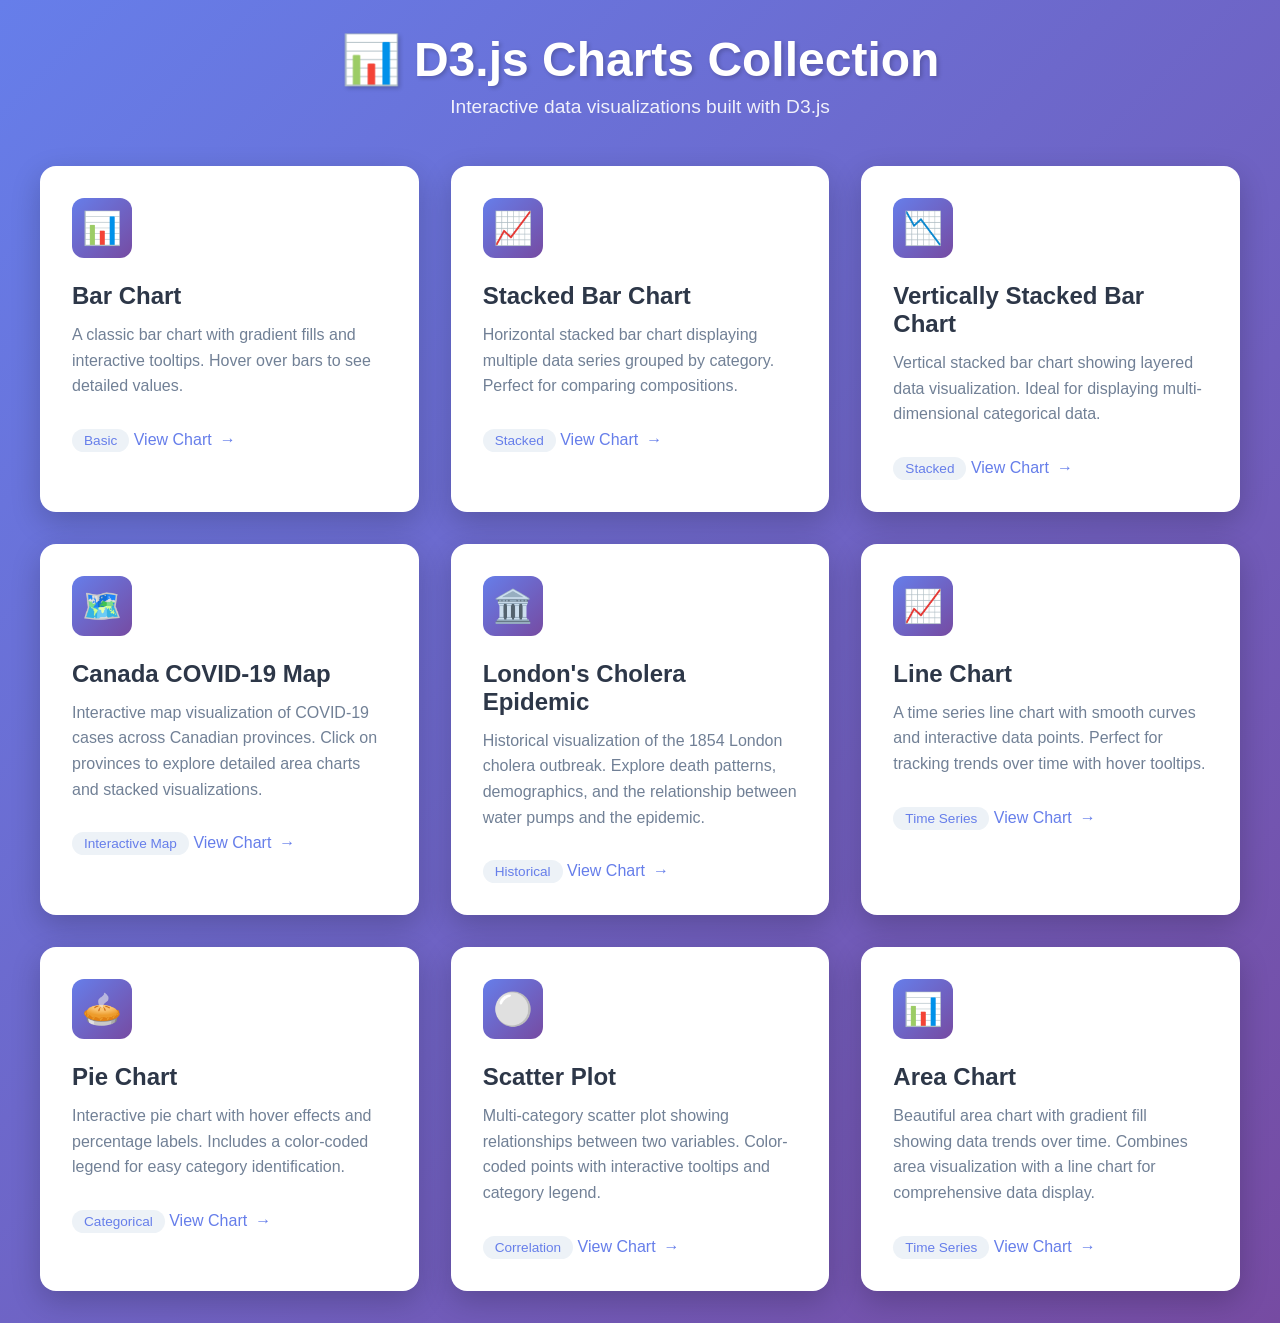
<file: index.html>
<!DOCTYPE html>
<html lang="en">
<head>
    <meta charset="UTF-8">
    <meta name="viewport" content="width=device-width, initial-scale=1.0">
    <title>D3.js Charts Collection</title>
    <style>
        * {
            margin: 0;
            padding: 0;
            box-sizing: border-box;
        }

        body {
            font-family: -apple-system, BlinkMacSystemFont, 'Segoe UI', Roboto, Oxygen, Ubuntu, Cantarell, sans-serif;
            background: linear-gradient(135deg, #667eea 0%, #764ba2 100%);
            min-height: 100vh;
            padding: 2rem;
            color: #333;
        }

        .container {
            max-width: 1200px;
            margin: 0 auto;
        }

        header {
            text-align: center;
            color: white;
            margin-bottom: 3rem;
            animation: fadeInDown 0.6s ease-out;
        }

        header h1 {
            font-size: 3rem;
            font-weight: 700;
            margin-bottom: 0.5rem;
            text-shadow: 2px 2px 4px rgba(0, 0, 0, 0.2);
        }

        header p {
            font-size: 1.2rem;
            opacity: 0.9;
            font-weight: 300;
        }

        .charts-grid {
            display: grid;
            grid-template-columns: repeat(auto-fit, minmax(320px, 1fr));
            gap: 2rem;
            animation: fadeInUp 0.8s ease-out;
        }

        .chart-card {
            background: white;
            border-radius: 16px;
            padding: 2rem;
            box-shadow: 0 10px 30px rgba(0, 0, 0, 0.2);
            transition: all 0.3s ease;
            cursor: pointer;
            text-decoration: none;
            color: inherit;
            display: block;
            position: relative;
            overflow: hidden;
        }

        .chart-card::before {
            content: '';
            position: absolute;
            top: 0;
            left: 0;
            right: 0;
            height: 4px;
            background: linear-gradient(90deg, #667eea, #764ba2);
            transform: scaleX(0);
            transform-origin: left;
            transition: transform 0.3s ease;
        }

        .chart-card:hover {
            transform: translateY(-8px);
            box-shadow: 0 15px 40px rgba(0, 0, 0, 0.3);
        }

        .chart-card:hover::before {
            transform: scaleX(1);
        }

        .chart-icon {
            width: 60px;
            height: 60px;
            background: linear-gradient(135deg, #667eea 0%, #764ba2 100%);
            border-radius: 12px;
            display: flex;
            align-items: center;
            justify-content: center;
            margin-bottom: 1.5rem;
            font-size: 2rem;
            color: white;
        }

        .chart-title {
            font-size: 1.5rem;
            font-weight: 600;
            margin-bottom: 0.75rem;
            color: #2d3748;
        }

        .chart-description {
            color: #718096;
            line-height: 1.6;
            margin-bottom: 1rem;
        }

        .chart-tag {
            display: inline-block;
            padding: 0.25rem 0.75rem;
            background: #edf2f7;
            border-radius: 20px;
            font-size: 0.85rem;
            color: #667eea;
            font-weight: 500;
            margin-top: 0.5rem;
        }

        .chart-link {
            margin-top: 1rem;
            display: inline-flex;
            align-items: center;
            color: #667eea;
            font-weight: 500;
            text-decoration: none;
            transition: transform 0.2s ease;
        }

        .chart-card:hover .chart-link {
            transform: translateX(5px);
        }

        .chart-link::after {
            content: '→';
            margin-left: 0.5rem;
            transition: transform 0.2s ease;
        }

        .chart-card:hover .chart-link::after {
            transform: translateX(3px);
        }

        @keyframes fadeInDown {
            from {
                opacity: 0;
                transform: translateY(-20px);
            }
            to {
                opacity: 1;
                transform: translateY(0);
            }
        }

        @keyframes fadeInUp {
            from {
                opacity: 0;
                transform: translateY(20px);
            }
            to {
                opacity: 1;
                transform: translateY(0);
            }
        }

        @media (max-width: 768px) {
            header h1 {
                font-size: 2rem;
            }

            header p {
                font-size: 1rem;
            }

            .charts-grid {
                grid-template-columns: 1fr;
            }

            body {
                padding: 1rem;
            }
        }
    </style>
</head>
<body>
    <div class="container">
        <header>
            <h1>📊 D3.js Charts Collection</h1>
            <p>Interactive data visualizations built with D3.js</p>
        </header>

        <div class="charts-grid">
            <a href="bar-chart.html" class="chart-card">
                <div class="chart-icon">📊</div>
                <h2 class="chart-title">Bar Chart</h2>
                <p class="chart-description">
                    A classic bar chart with gradient fills and interactive tooltips. 
                    Hover over bars to see detailed values.
                </p>
                <span class="chart-tag">Basic</span>
                <div class="chart-link">View Chart</div>
            </a>

            <a href="stacked-bar-chart.html" class="chart-card">
                <div class="chart-icon">📈</div>
                <h2 class="chart-title">Stacked Bar Chart</h2>
                <p class="chart-description">
                    Horizontal stacked bar chart displaying multiple data series 
                    grouped by category. Perfect for comparing compositions.
                </p>
                <span class="chart-tag">Stacked</span>
                <div class="chart-link">View Chart</div>
            </a>

            <a href="vertically-stacked-bar-chart.html" class="chart-card">
                <div class="chart-icon">📉</div>
                <h2 class="chart-title">Vertically Stacked Bar Chart</h2>
                <p class="chart-description">
                    Vertical stacked bar chart showing layered data visualization. 
                    Ideal for displaying multi-dimensional categorical data.
                </p>
                <span class="chart-tag">Stacked</span>
                <div class="chart-link">View Chart</div>
            </a>

            <a href="canada-map-charts/index.html" class="chart-card">
                <div class="chart-icon">🗺️</div>
                <h2 class="chart-title">Canada COVID-19 Map</h2>
                <p class="chart-description">
                    Interactive map visualization of COVID-19 cases across Canadian provinces. 
                    Click on provinces to explore detailed area charts and stacked visualizations.
                </p>
                <span class="chart-tag">Interactive Map</span>
                <div class="chart-link">View Chart</div>
            </a>

            <a href="cholera-map-charts/index.html" class="chart-card">
                <div class="chart-icon">🏛️</div>
                <h2 class="chart-title">London's Cholera Epidemic</h2>
                <p class="chart-description">
                    Historical visualization of the 1854 London cholera outbreak. 
                    Explore death patterns, demographics, and the relationship between 
                    water pumps and the epidemic.
                </p>
                <span class="chart-tag">Historical</span>
                <div class="chart-link">View Chart</div>
            </a>

            <a href="line-chart.html" class="chart-card">
                <div class="chart-icon">📈</div>
                <h2 class="chart-title">Line Chart</h2>
                <p class="chart-description">
                    A time series line chart with smooth curves and interactive data points. 
                    Perfect for tracking trends over time with hover tooltips.
                </p>
                <span class="chart-tag">Time Series</span>
                <div class="chart-link">View Chart</div>
            </a>

            <a href="pie-chart.html" class="chart-card">
                <div class="chart-icon">🥧</div>
                <h2 class="chart-title">Pie Chart</h2>
                <p class="chart-description">
                    Interactive pie chart with hover effects and percentage labels. 
                    Includes a color-coded legend for easy category identification.
                </p>
                <span class="chart-tag">Categorical</span>
                <div class="chart-link">View Chart</div>
            </a>

            <a href="scatter-plot.html" class="chart-card">
                <div class="chart-icon">⚪</div>
                <h2 class="chart-title">Scatter Plot</h2>
                <p class="chart-description">
                    Multi-category scatter plot showing relationships between two variables. 
                    Color-coded points with interactive tooltips and category legend.
                </p>
                <span class="chart-tag">Correlation</span>
                <div class="chart-link">View Chart</div>
            </a>

            <a href="area-chart.html" class="chart-card">
                <div class="chart-icon">📊</div>
                <h2 class="chart-title">Area Chart</h2>
                <p class="chart-description">
                    Beautiful area chart with gradient fill showing data trends over time. 
                    Combines area visualization with a line chart for comprehensive data display.
                </p>
                <span class="chart-tag">Time Series</span>
                <div class="chart-link">View Chart</div>
            </a>
        </div>
    </div>
</body>
</html>
</file>
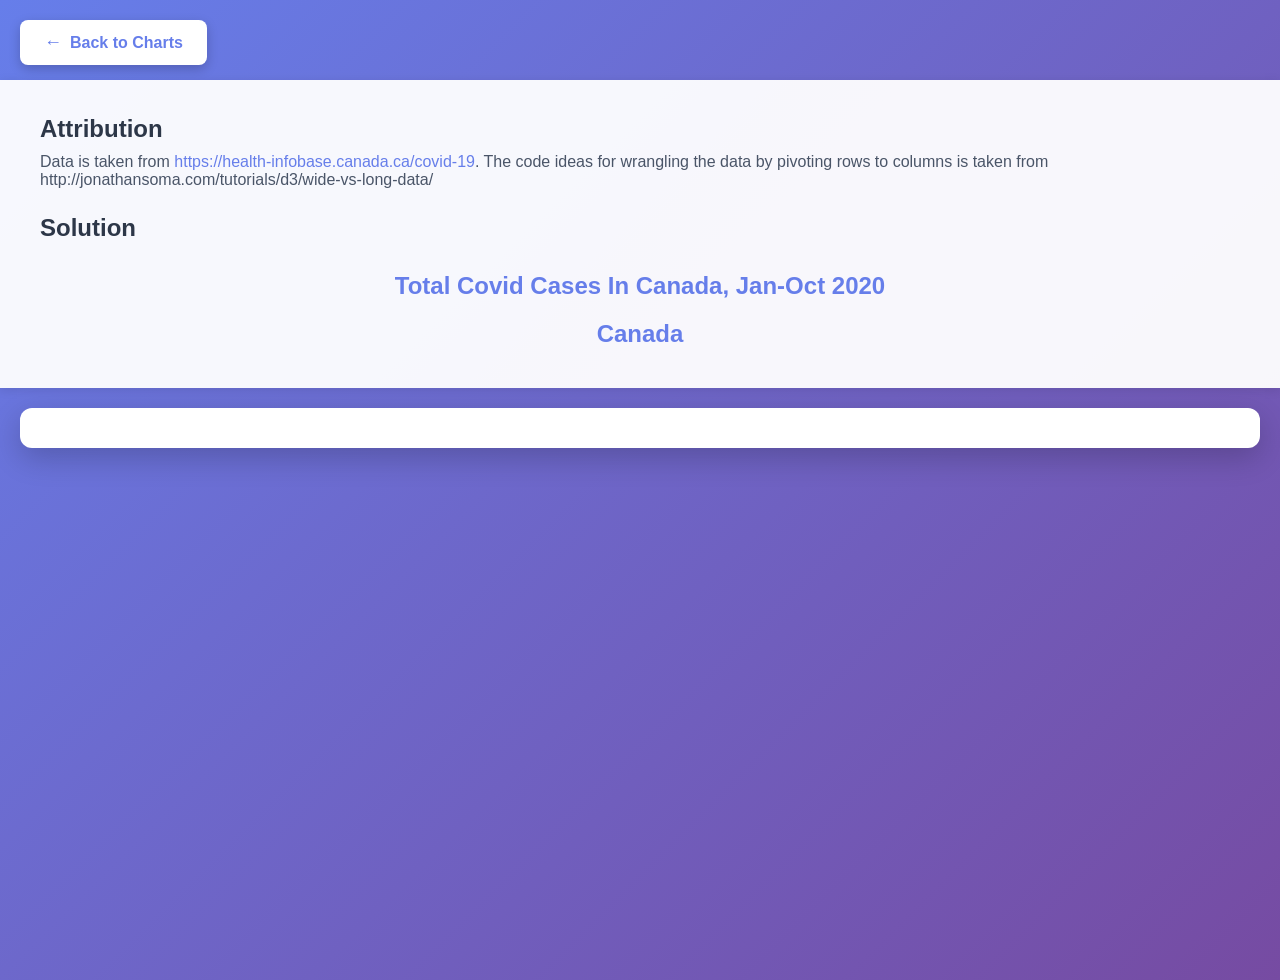
<file: canada-map-charts/index.html>
<!DOCTYPE html>

<head>
	<meta charset="utf-8">
	<title>Canada Covid 19 Stats</title>
	<script src="https://d3js.org/d3.v4.min.js"></script>
	<script src="https://d3js.org/d3-array.v2.min.js"></script>
	<script src="https://d3js.org/d3-geo.v2.min.js"></script>
	<script src="https://d3js.org/d3-selection.v2.min.js"></script>
	<script src="https://d3js.org/d3-drag.v2.min.js"></script>
	<script src="https://d3js.org/d3-zoom.v2.min.js"></script>
	<script src="https://d3js.org/d3-transition.v2.min.js"></script>
	<style>
		* {
			margin: 0;
			padding: 0;
			box-sizing: border-box;
		}

		body {
			font-family: -apple-system, BlinkMacSystemFont, 'Segoe UI', Roboto, Oxygen, Ubuntu, Cantarell, sans-serif;
			background: linear-gradient(135deg, #667eea 0%, #764ba2 100%);
			position: relative;
			min-height: 100vh;
			overflow-x: hidden;
		}

		.back-button {
			position: fixed;
			top: 20px;
			left: 20px;
			z-index: 1000;
			background: white;
			color: #667eea;
			padding: 12px 24px;
			border-radius: 8px;
			text-decoration: none;
			font-weight: 600;
			box-shadow: 0 4px 12px rgba(0, 0, 0, 0.2);
			transition: all 0.3s ease;
			display: inline-flex;
			align-items: center;
			gap: 8px;
		}

		.back-button:hover {
			transform: translateY(-2px);
			box-shadow: 0 6px 16px rgba(0, 0, 0, 0.3);
		}

		.back-button::before {
			content: '←';
			font-size: 18px;
		}

		.py-1 {
			padding-top: 10px;
			padding-bottom: 10px;
		}

		.pb-1 {
			padding-bottom: 10px;
		}

		.pt-1 {
			padding-top: 10px;
		}

		.container {
			width: 100%;
			height: 100%;
		}

		.no-fill {
			fill-opacity: 0;
		}

		.no-opacity {
			opacity: 0;
		}

		.heading {
			width: 100%;
			background: rgba(255, 255, 255, 0.95);
			padding: 20px;
			margin-top: 80px;
			box-shadow: 0 2px 10px rgba(0, 0, 0, 0.1);
		}

		.title-container {
			width: 100%;
			padding: 10px;
			text-align: center;
			color: #2d3748;
		}

		.title-container h2 {
			color: #667eea;
			font-weight: 700;
			margin: 10px 0;
		}

		.heading-container {
			margin: 0 20px;
			color: #4a5568;
		}

		.heading-container h2 {
			color: #2d3748;
			margin-top: 15px;
			margin-bottom: 10px;
		}

		.heading-container a {
			color: #667eea;
			text-decoration: none;
		}

		.heading-container a:hover {
			text-decoration: underline;
		}

		#svg-container {
			background: white;
			margin: 20px;
			border-radius: 12px;
			box-shadow: 0 10px 30px rgba(0, 0, 0, 0.2);
			padding: 20px;
			overflow: auto;
			max-width: 100%;
		}

		#svg-container svg {
			max-width: 100%;
			height: auto;
		}

		@media (max-width: 1200px) {
			#svg-container {
				padding: 10px;
				margin: 10px;
			}
		}

	</style>
</head>

<body>
	<a href="../index.html" class="back-button">Back to Charts</a>

	<!-- Headings and text for page -->
	<div class="heading">
		<div class="heading-container">
			<h2>Attribution</h2>
			<p class="pb-1">Data is taken from <a href="https://health-infobase.canada.ca/covid-19">https://health-infobase.canada.ca/covid-19</a>.
				The code ideas for wrangling the data by pivoting rows to columns is taken from http://jonathansoma.com/tutorials/d3/wide-vs-long-data/
			</p>
			<h2>Solution</h2>
		</div>
		<div class="title-container">
			<h2 class="pb-1">Total Covid Cases In Canada, Jan-Oct 2020</h2>
			<h2 id="selected-entity">Canada</h2>
		</div>


	</div>

	<!-- Svg Container -->
	<div id="svg-container"></div>


	<script>
		/** Main configuration variables. */
		const margin = { top: 20, right: 20, bottom: 30, left: 50 };
		// Make width responsive - use container width or max 1900px
		const containerWidth = Math.min(window.innerWidth - 80, 1900);
		const width  = containerWidth - margin.left - margin.right;
		const height = 750 - margin.top - margin.bottom;
		const colors = [ '#CAD2C5', '#9EB7E5', '#FF6F59', '#3A606E', '#A18276', '#E1CA96', '#8DB38B', '#BC8DA7', '#91CB3E', '#5D2A42', '#1C5D99', '#FFB20F', '#639FAB' ];
		const noStates = 13;
		const d = 450;


		/** Global functions. */
		
		/** When clicking state from map, highlight state and its chart. */
		const selectedStateFromMap = function(d, states) {
			const state = states.filter(e => e.name === d.currentTarget.attributes.prname.value)[0];
			_selectedStateFromMap(state);
			selectStateChartFromMap(state);
			event.stopPropagation();
		};

		/** When clicking state from map, highlight state and hide other states. */
		const _selectedStateFromMap = function(state) {
			d3.selectAll('.state').classed('no-fill', true);
			d3.select('.' + state.code).classed('no-fill', false);
			d3.select('#selected-entity').node().innerHTML = state.name;
		};

		/** When clicking outside, restore color to all states. */
		const resetStateColors = function() {
			d3.selectAll('.state').classed('no-fill', false);
			toggleStackedChart(true);
			toggleCharts(null, false);
			d3.select('#selected-entity').node().innerHTML = 'Canada';
		};

		/** Toggles stacked chart visibility via a boolean. */
		const toggleStackedChart = function(bool) {
			d3.selectAll('.m-x-axis').transition().duration(d).style('opacity', !bool ? 0 : 1);
			d3.selectAll('.m-y-axis').transition().duration(d).style('opacity', !bool ? 0 : 1);
			d3.selectAll('.m-chart-path').transition().duration(d).style('fill-opacity', !bool ? 0 : 1);
		};

		/** Toggles stacked chart visibility via a boolean. If 'code' provided, will only toggle one chart. */
		const toggleCharts = function(code, bool) {
			const codeClass = code ? '.' + code : '';
			d3.selectAll(codeClass + '.x-axis').transition().duration(d).style('opacity', !bool ? 0 : 1);
			d3.selectAll(codeClass + '.y-axis').transition().duration(d).style('opacity', !bool ? 0 : 1);
			d3.selectAll(codeClass + '.chart-path').transition().duration(d).style('fill-opacity', !bool ? 0 : 1);
		}

		/** Selects state chart, when state is clicked from the map. */
		const selectStateChartFromMap = function(state) {
			/** Hide all other state charts */
			toggleCharts(null, false);
			/** Hide stacked chart too */
			toggleStackedChart(false);
			/** Show the clicked state chart only */
			toggleCharts(state.code, true);
		}

		/** Selects state chart, when state is clicked from the stacked chart. */
		const selectedStateOfChartFromChart = function(state) {
			selectStateChartFromMap(state);
			_selectedStateFromMap(state);
			event.stopPropagation();
		}



		/** Main SVG is being created here. */
		const svgElement = d3.select("#svg-container").append("svg")
			.attr("width", width + margin.left + margin.right)
			.attr("height", width > 1400 ? height + margin.top + margin.bottom : height + margin.top + margin.bottom + 400)
			.attr("viewBox", `0 0 ${width + margin.left + margin.right} ${width > 1400 ? height + margin.top + margin.bottom : height + margin.top + margin.bottom + 400}`)
			.attr("preserveAspectRatio", "xMidYMid meet")
			.style("max-width", "100%")
			.style("height", "auto")
			.on('click', resetStateColors)
			.style('fill', 'none');
		
		const svg = svgElement.append("g")
			.attr("transform", "translate(" + margin.left + "," + margin.top + ")");
		
		svgElement.call(d3.zoom().on("zoom", function (event) {
			svg.attr("transform", event.transform.toString() + " translate(" + margin.left + "," + margin.top + ")");
		}));


		let covidData = [];

		/** On json+csv load, draw all svgs. */
		d3.json("canada.json", (json) => {
			d3.csv("covid19.csv", (csv) => {

				/** Both data files are loaded */

				/** We maintain an array of unique states with colors, code and name. */
				const states = json.features.map(e => ({ name: e.properties.NAME, code: e.properties.CODE, color: colors.pop()}) );

				/** Create projection for drawing Canada map */
				const projection = d3.geoMercator()
					.scale(253)
					.translate([width / 4, height])
					.rotate([90, 0, 0]);
					const path = d3.geoPath().projection(projection);

				/** Appednign the Canada drawn map onto the svg */
				svg.selectAll("path")
						.data(json.features)
					.enter().append("path")
						.attr("d", path)
						.attr("class", (d) => "state " + d.properties.CODE)
						.attr("prname", (d) => d.properties.NAME)
						.on('click', (d) => selectedStateFromMap(d, states))
						.attr("fill", (d, i)=> states.filter(e => e.code === d.properties.CODE)[0].color)
						.attr("stroke", '#999');

				/** Lookup the csv and bind the 'pruid' with the states saved previously */
				csv = csv.filter(e => e.prname !== 'Canada');
				csv.forEach((el, i) => {
					const ind = states.map(e => e.name).indexOf(el.prname);
					if (ind !== -1) { states[ind].pruid = el.pruid; }
				});

				/** Format the csv 'date' field, and construct smaller efficient objects. */
				covidData = csv.map(e => {
					const date = d3.timeParse("%d-%m-%Y")(e.date) === null ? d3.timeParse("%d/%m/%Y") : d3.timeParse("%d-%m-%Y")(e.date);
					return { pruid: e.pruid, date: date, value: Number(e.numtotal), month: new Date(date).getMonth() };
				});

				/** Area chart configuration go here */
				// Make chart position responsive - if screen is small, put chart below map
				const chartWidth  = Math.min(500, width * 0.4);
				const chartHeight = 300;
				const chartX = width > 1400 ? width * 0.6 : (width - chartWidth) / 2;
				const chartY = width > 1400 ? 400 : height + 150;

				/** For each state in the state list draw the area graph. */
				for (const state of states) {

					/** We filter covid data for one state only */
					const covidDataForState = covidData.filter(e => e.pruid === state.pruid);
					
					/** Add X axis */
					const x = d3.scaleTime()
						.domain(d3.extent(covidDataForState, (d) => d.date))
						.range([ 0, chartWidth ]);
					svg.append("g")
						.attr("transform", `translate(${chartX}, ${chartY})`)
						.attr("class", "x-axis no-opacity " + state.code)
						.call(d3.axisBottom(x));
	
					/** Add Y axis */
					const y = d3.scaleLinear()
						.domain([0, d3.max(covidDataForState, (d) => +d.value)])
						.range([ chartHeight, 0 ]);
					svg.append("g")
						.attr("transform", `translate(${chartX + chartWidth}, ${chartY - chartHeight})`)
						.attr("class", "y-axis no-opacity " + state.code)
						.call(d3.axisRight(y));
	
					/** Add the area */
					svg.append("path")
						.datum(covidDataForState)
						.attr("transform", `translate(${chartX}, ${chartY - chartHeight})`)
						.attr("fill", state.color)
						//.attr("stroke", "#69b3a2")
						.attr("class", "chart-path no-fill " + state.code)
						.attr("stroke-width", 1.5)
						.attr("d", d3.area()
							.x((d) => x(d.date))
							.y0(y(0))
							.y1((d) => y(d.value))
						);
				}


				const data = [];
				for (let i = 0; i < 10; i++) {
					const allProvincesForOneMonth = covidData.filter(e => e.month === i);
					let monthObj = { month: new Date(2020, i, 1) };
					for (const state of states) {
						const oneProvinceForOneMonth = allProvincesForOneMonth.filter(e => e.pruid === state.pruid);
						monthObj[state.name] = d3.max(oneProvinceForOneMonth.map(e => e.value)) || 0;
					}
					data.push(monthObj);
				}

				const stackedData = d3.stack().keys(states.map(e => e.name))(data);

				// Use same responsive positioning for stacked chart
				const stackedChartX = chartX;
				const stackedChartY = chartY;

				/** Add X axis */
				const x = d3.scaleTime()
					.domain(d3.extent(data, (d) => d.month))
					.range([ 0, chartWidth ]);
				svg.append("g")
					.attr("transform", `translate(${stackedChartX}, ${stackedChartY})`)
					.attr("class", "m-x-axis")
					.call(d3.axisBottom(x));

				/** Add Y axis */
				const y = d3.scaleLinear()
					.domain([0, 250000])
					.range([ chartHeight, 0 ]);
				svg.append("g")
					.attr("transform", `translate(${stackedChartX + chartWidth}, ${stackedChartY - chartHeight})`)
					.attr("class", "m-y-axis")
					.call(d3.axisRight(y));

				/** Add color function. */
				const colorScale = d3.scaleOrdinal()
					.domain(states.map(e => e.name))
					.range(states.map(e => e.color));
				

				/** Draw the stacked area graph. */
				svg.selectAll("mylayers")
					.data(stackedData)
					.enter()
						.append("path")
						.attr("class", "m-chart-path")
						.on('click', (d) => {
							const state = states.filter(e => e.name === d.key)[0];
							selectedStateOfChartFromChart(state);
						})
						.attr("transform", `translate(${stackedChartX}, ${stackedChartY - chartHeight})`)
						.style("fill", (d) => colorScale(d.key))
						.attr("d", d3.area()
							.x((d) => x(d.data.month))
							.y0((d) => y(d[0]) )
							.y1((d) => y(d[1]) )
						)

			});

		});


	</script>
</body>
</file>
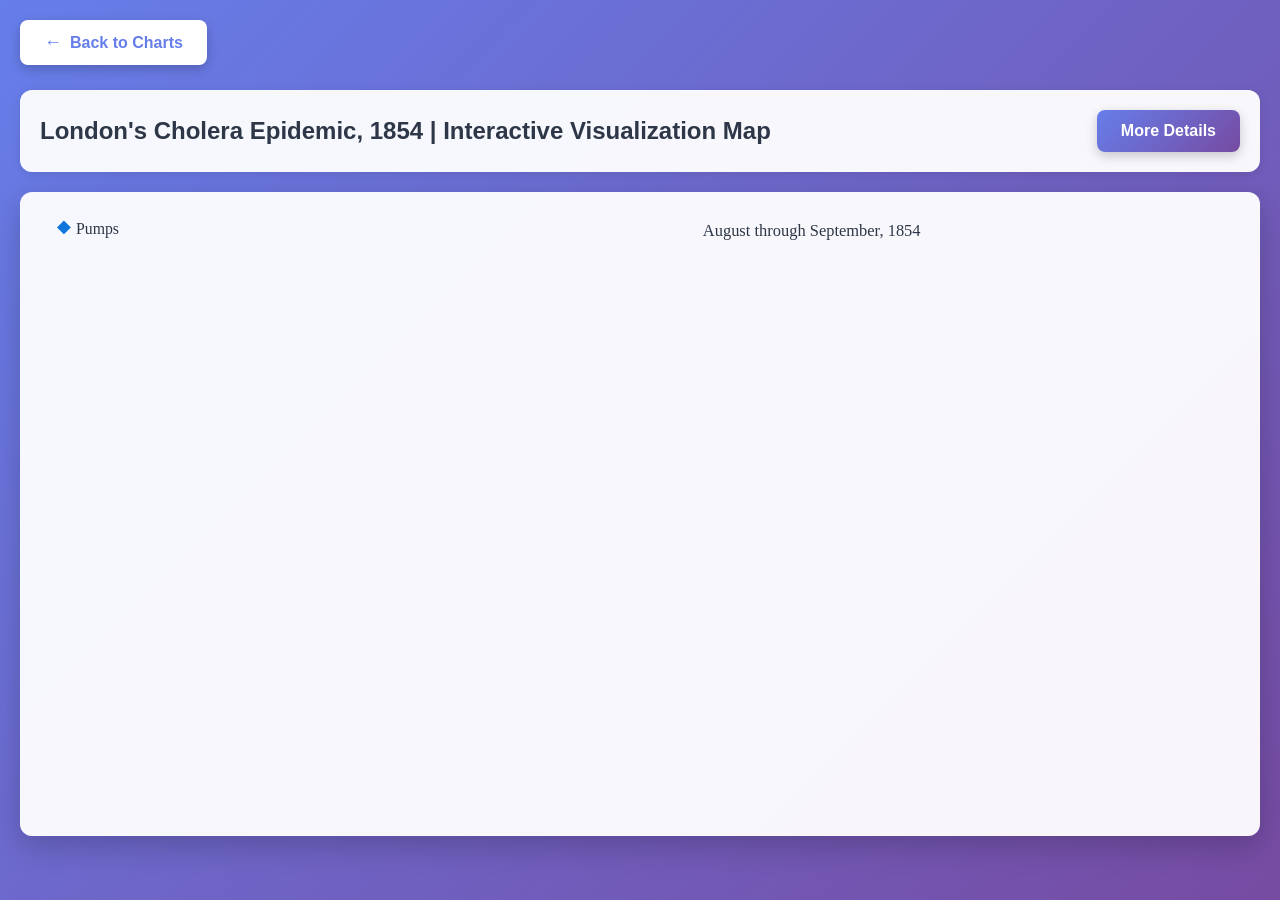
<file: cholera-map-charts/index.html>
<!DOCTYPE html>
<html>
<head>
	<meta charset="utf-8">
	<title>London's Cholera Epidemic, 1854</title>

	<link type="text/css" rel="stylesheet" href="styles.css"/>
	<script type="text/javascript" src="https://d3js.org/d3.v3.min.js"></script>
	<style>
		* {
			margin: 0;
			padding: 0;
			box-sizing: border-box;
		}

		body {
			font-family: -apple-system, BlinkMacSystemFont, 'Segoe UI', Roboto, Oxygen, Ubuntu, Cantarell, sans-serif;
			background: linear-gradient(135deg, #667eea 0%, #764ba2 100%);
			min-height: 100vh;
			padding: 20px;
			position: relative;
		}

		.back-button {
			position: fixed;
			top: 20px;
			left: 20px;
			z-index: 1000;
			background: white;
			color: #667eea;
			padding: 12px 24px;
			border-radius: 8px;
			text-decoration: none;
			font-weight: 600;
			box-shadow: 0 4px 12px rgba(0, 0, 0, 0.2);
			transition: all 0.3s ease;
			display: inline-flex;
			align-items: center;
			gap: 8px;
		}

		.back-button:hover {
			transform: translateY(-2px);
			box-shadow: 0 6px 16px rgba(0, 0, 0, 0.3);
		}

		.back-button::before {
			content: '←';
			font-size: 18px;
		}

		.chart-header {
			background: rgba(255, 255, 255, 0.95);
			padding: 20px;
			border-radius: 12px;
			margin-bottom: 20px;
			margin-top: 70px;
			box-shadow: 0 2px 10px rgba(0, 0, 0, 0.1);
			display: flex;
			justify-content: space-between;
			align-items: center;
			flex-wrap: wrap;
			gap: 15px;
		}

		.pagetitle {
			color: #2d3748;
			font-family: -apple-system, BlinkMacSystemFont, 'Segoe UI', Roboto, sans-serif;
			font-size: 24px;
			font-weight: 700;
			margin: 0;
		}

		.tabbutton {
			background: linear-gradient(135deg, #667eea 0%, #764ba2 100%);
			color: white;
			font-family: -apple-system, BlinkMacSystemFont, 'Segoe UI', Roboto, sans-serif;
			font-weight: 600;
			font-size: 16px;
			border: none;
			outline: none;
			cursor: pointer;
			padding: 12px 24px;
			border-radius: 8px;
			box-shadow: 0 4px 12px rgba(0, 0, 0, 0.2);
			transition: all 0.3s ease;
		}

		.tabbutton:hover {
			transform: translateY(-2px);
			box-shadow: 0 6px 16px rgba(0, 0, 0, 0.3);
		}

		.chart-container {
			background: rgba(255, 255, 255, 0.95);
			border-radius: 12px;
			padding: 20px;
			box-shadow: 0 10px 30px rgba(0, 0, 0, 0.2);
		}

		/* Update SVG styles for light background */
		.chart-container svg .street {
			stroke: #4a5568;
			stroke-width: 1.5px;
			fill: none;
		}

		.chart-container svg .mapLabel {
			font-family: sans-serif;
			fill: #2d3748;
			font-weight: 500;
		}

		.chart-container svg .pump {
			fill: #0f75db;
			stroke: #1a365d;
			stroke-width: 1;
		}

		.chart-container svg .death {
			stroke: #2d3748;
			stroke-width: 0.5;
		}

		.chart-container svg .graphline {
			fill: none;
			stroke-width: 2px;
		}

		.chart-container .axis path,
		.chart-container .axis line {
			fill: none;
			stroke: #4a5568;
			shape-rendering: crispEdges;
			stroke-width: 1.5px;
		}

		.chart-container .axis text {
			font-family: sans-serif;
			font-size: 7.5px;
			fill: #2d3748;
			font-weight: 500;
		}

		.chart-container .caption {
			fill: #2d3748;
			font-weight: 500;
		}
	</style>
</head>
<body>
	<a href="../index.html" class="back-button">Back to Charts</a>
	
	<div class="chart-header">
		<div class="pagetitle">London's Cholera Epidemic, 1854 | Interactive Visualization Map</div>
		<form>
			<input class="tabbutton" type="button" value="More Details" onclick="window.location.href='details.html'" />
		</form>
	</div>

	<div class="chart-container">
		<div>

		<svg id="map" width="50%" viewBox="0 0 550 550">
			<svg width="30" height="50">
                <rect x="21" y="-10" width="9" height="9" fill="#0f75db" transform = "rotate(45)" />
            </svg>
            <text id='label' x='33' y='20' class = "caption" style="font-family: 'Alice'; font-size: 14.5px">Pumps</text>
		</svg>

		<svg id="graph" width="49%" viewBox="0 0 500 500">
			<text id='label' x='50' y='10' height = "10" class = "caption" style="font-family: 'Alice'; font-size: 14px;">August through September, 1854</text>
		</svg>

		</div>
	</div>


	<script type="text/javascript">
		const SIZE = 350;
		const ORIGINAL_SIZE = 500;
		let padding = 38;
	
		let mapWidth = SIZE;
		let mapHeight = SIZE;
		let mapX = d3.scale.linear();
		let mapY = d3.scale.linear();
		
		let graph = d3.select("svg#graph");
		let graphWidth = SIZE;
		let graphHeight = SIZE - 100;
		let graphX = d3.scale.linear();
		let graphY = d3.scale.linear();
	
		let map = d3.select("svg#map")
            .append("svg")
            .attr("id","map")
            .attr("width", mapWidth)
            .attr("height", mapHeight)
            .attr("y", 80)
            .call(d3.behavior.zoom().on("zoom", () => { map.attr("transform", "translate(" + d3.event.translate + ")" + " scale(" + d3.event.scale + ")") }))
            .append("g");


		let ageRanges = [
			{
				label: '0-10',
				opacity: 1,
				color: '#ffeb3b'
			},
			{
				label: '11-20',
				opacity: 1,
				color: '#00b1ba'
			},
			{
				label: '21-40',
				opacity: 1,
				color: '#ba8100'
			},
			{
				label: '41-60',
				opacity: 1,
				color: '#415bb9'
			},
			{
				label: '61-80',
				opacity: 1,
				color: '#ca5786'
			},
			{
				label: '> 80',
				opacity: 1,
				color: '#002F00'
			}
		];
		let streets = [];
		let mapLabels = [];
		let pumps = [];
		let deathDays = [];
		let deaths = [];
		let maxDeaths = 0;
        
        /**
          * 1. Hides deaths from map.
          * 2. Hides lines from chart.
          * 3. Hides buttons from chart.
          */
		function resetElements() {
			map.selectAll('.death')
				.attr('fill','none')
				.attr('fill-opacity', 1);
				
			graph.selectAll('.graphline')
				.attr('stroke','none')
                .attr('stroke-opacity', 1);

            graph.selectAll('.graphbar')
				.attr('fill','none')
				.attr('fill-opacity', 1);
			
			for (let i = 0; i < ageRanges.length; i++) {
				ageRanges[i].opacity = 1;
			}
        }
        
        function displayTotal(d) {
            map.selectAll('.death').attr('fill','#f79036');
            if (!d || d.total === 0) {
                //graph.selectAll('.pie-chart-text').attr('fill', 'none');
                return;
            }
            graph.selectAll('.pie-chart-text').attr('fill', '#2d3748');
            graph.selectAll('.pie-slice').attr('stroke', '0');
            graph.selectAll('.pie-slice').attr('fill-opacity', '0');
            graph.selectAll('.pie-slice-text').style('display', 'none');
            graph.selectAll('.pie-slice-' + d.deathdate).attr('stroke', '#2d3748');
            graph.selectAll('.pie-slice-' + d.deathdate).attr('fill-opacity', '1');
            graph.selectAll('.pie-slice-text-' + d.deathdate).style('display', 'block');
        }
		
		function displayGender() {
			map.selectAll('.male').attr('fill','royalblue');
			map.selectAll('.female').attr('fill','#c91897');
		}
		
		// Draw the location of each death on the map.
		function drawDeathsMap() {
			map.selectAll('.death')
				.data(deaths)
				.enter()
				.append('circle')
				.attr('id', (d,i) => "death" + i)
				.attr('class', (d) => "death " + d.gender + " " + "age" + d.age + " " + "deathday" + d.deathday)
				.attr('cx', (d) => mapX(d.x))
				.attr('cy', (d) => mapY(d.y))
				.attr('fill','none')
				.append("title")
				.text((d) => d.gender + "\r\n" + "age " + ageRanges[d.age].label + "\r\n" + "died " + d.deathdate );
		}

        function drawGraphAxes(graphHeight, difference, yLabel, yLabelHeight) {
            // Draw the axes.
			let xAxis = d3.svg.axis()
                .scale(graphX)
                .orient('bottom')
                .tickFormat((d) => deathDays[d].deathdate );

            let yAxis = d3.svg.axis()
                .scale(graphY)
                .orient('left');

            graph.append('g')
                .attr('class', 'axis')
                .attr('transform', 'translate(0,' + ((graphHeight + difference) - padding) + ')')
                .call(xAxis);

            graph.append('g')
                .attr('class', 'axis')
                .attr('transform', 'translate(' + (padding) + ',' + difference +')')
                .call(yAxis);
            
            // Label Y Axis	
            graph.append("text")
                .attr("transform", "rotate(-90)")
                .attr("y", -5)
                .attr("x", -yLabelHeight)
                .attr("dy", "1.2em")
                .attr("fill", "#2d3748")
                .style("font", "12px times")
                .style("text-anchor", "middle")	
                .style("font-family", "Alice")
                .text(yLabel);
        }

        function drawGraphHoverBar(graphHeight, difference, cb) {
            // Create hover bars
			let hoverbarWidth = graphWidth / (deathDays.length - 1);

			graph.selectAll("rect.deathhoverbar" + difference)
				.data(deathDays)
				.enter()
				.append("rect")
				.attr("x", (d, i) => graphX(i) - hoverbarWidth / 2)
				.attr("y", difference + padding)
				.attr('width', hoverbarWidth)
				.attr("height", (graphHeight) - padding * 2)
				.attr("fill", "black")
				.attr("fill-opacity", "0")
				.attr("stroke", "none")
				.attr("stroke-width", "0")
				.attr("id", (d) => d.deathdate)
				.attr("class", "deathhoverbar")
				.on("mouseover", (d) => {
                    /** The hovering functionality of the line chart, 
                        which shows only the selected death points. */
                    cb(d);
					d3.selectAll('.death')
						.filter((d2) => d2.deathday > d.day)
						.attr('visibility','hidden');
				})
				.on("mouseout", (d) => {
					map.selectAll(".death").attr("visibility","visible");
				})
				.append("title")
				.text((d) => d.deathdate + ": " + d.total + (d.total==1 ? " death" : " deaths"));
        }

        // Draw total line chart
        function drawTotal() {
			let graphTotalPathGenerator = d3.svg.line()
                .x((d) => graphX(d.day))
                .y((d) => graphY(d.total));

            graph.append('path')
                .attr('id', 'graphlinetotal')
                .attr('class', 'graphline')
                .attr('stroke', '#f79036')
                .attr('d', graphTotalPathGenerator(deathDays));

            drawGraphHoverBar(200, 0, displayTotal);
            drawGraphAxes(200, 0, 'Total Deaths', 100);
        }

        function drawGender(graphHeight, difference) {
            drawGenderChartLegend();
			// Draw male line chart
            graph.selectAll("bar")
                    .data(deathDays)
                .enter().append("rect")
                    .attr('class', 'graphbar male graphbargendermale')
                    .attr('fill','royalblue')
                    .attr("x", (d) => graphX(d.day))
                    .attr("width", 2.5)
                    .attr("y", (d) => difference + graphY(d.male) )
                    .attr("height", (d) => graphHeight - graphY(d.male) - 39);

            graph.selectAll("bar")
                    .data(deathDays)
                .enter().append("rect")
                    .attr('class', 'graphbar female graphbargenderfemale')
                    .attr('fill','#c91897')
                    .attr("x", (d) => graphX(d.day) + 2.5)
                    .attr("width", 2.5)
                    .attr("y", (d) => difference + graphY(d.female) )
                    .attr("height", (d) => graphHeight - graphY(d.female) - 39);
            
            drawGraphHoverBar(graphHeight, difference, displayGender);
            drawGraphAxes(graphHeight, difference, 'Deaths by Gender', 250);
        }

        function drawPieChartLegend() {
            let x = 240;
            let y = 400;
            for (const el of ageRanges) {
                graph.append("circle").attr("cx", x).attr("cy", y).attr("r", 4).style("fill", el.color).style("opacity", 0.7);
                graph.append("text").attr("x", x + 10).attr("y", y).text(el.label).style("font-size", "10px").attr("fill", "#2d3748").attr("alignment-baseline","middle");
                y += 12;
            }
        }

        function drawGenderChartLegend() {
            let x = 240;
            let y = 250;
            graph.append("circle").attr("cx", x).attr("cy", y).attr("r", 4).style("fill", 'royalblue').style("opacity", 0.7);
            graph.append("text").attr("x", x + 10).attr("y", y).text("Male").style("font-size", "8px").attr("fill", "#2d3748").attr("alignment-baseline","middle");
            graph.append("circle").attr("cx", x).attr("cy", y + 12).attr("r", 4).style("fill", '#c91897').style("opacity", 0.7);
            graph.append("text").attr("x", x + 10).attr("y", y + 12).text("Female").style("font-size", "8px").attr("fill", "#2d3748").attr("alignment-baseline","middle");
        }

		function drawAgePieCharts(graphHeight, difference) {

            drawPieChartLegend();
            // Label Y Axis	
            graph.append("text")
                .attr("transform", "rotate(-90)")
                .attr("y", -5)
                .attr("x", -410)
                .attr("dy", "1.2em")
                .attr("class", "pie-chart-text")
                .attr("fill", "none")
                .style("font", "12px times")
                .style("text-anchor", "middle")	
                .style("font-family", "Alice")
                .text('Death by age');

            const radius = graphHeight / 3;

            for (const day of deathDays) {
                const data = {};
                let i = 0;
                for (const el of ageRanges) {
                    data[el.label] = day.age[i];
                    i++;
                }
                const pie = d3.layout.pie().value(d => d.value);
                const data_ready = pie(d3.entries(data));
                const arcGenerator = d3.svg.arc()
                    .innerRadius(0)
                    .outerRadius(radius);

                graph
                    .selectAll('pie-slice-' + day.deathdate)
                    .data(data_ready)
                    .enter()
                    .append('path')
                        .attr('class', 'pie-slice pie-slice-' + day.deathdate)
                        .attr("transform", (d) => "translate(150, " + (graphHeight + difference) + ")")
                        .attr('d', arcGenerator)
                        .attr('fill', (d) => ageRanges.filter((e) => e.label === d.data.key)[0].color)
                        .attr("stroke", "none")
                        .attr("fill-opacity", "0")
                        .style("stroke-width", "1px")
                        .style("opacity", 0.7);

                // Now add the annotation. Use the centroid method to get the best coordinates
                graph
                    .selectAll('pie-slice-' + day.deathdate)
                    .data(data_ready)
                    .enter()
                    .append('text')
                        .attr('class', 'pie-slice-text pie-slice-text-' + day.deathdate)
                        .text((d) => d.data.value)
                        .attr("transform", (d) => {
                            const a = arcGenerator.centroid(d);
                            return "translate(" + (150 + a[0]) + "," + (graphHeight + difference + a[1]) + ")";
                        })
                        .style("display", 'none')
                        .style("fill", '#2d3748')
                        .style("stroke-width", '0.5px')
                        .style("text-anchor", "middle")
                        .style("font-size", 8)
                        .append("title")
            }
		}
		
		
		// Load the death data and add it to the map and the graph.
		function loadDeaths() {
		
			// Load the coordinates and demographics for each death. These are
			// assumed to be provided in the order in which the victim died, for
			// purposes of correlating to deathdays.csv.
			d3.csv("deaths_age_sex.csv", function(data) {
				for (let i=0; i < data.length; i++) {
					deaths.push(
						{
							x: data[i].x,
							y: data[i].y,
							age: +data[i].age,
							gender: +data[i].gender==1 ? "female" : "male"
						}
					);
				}
				
				// Load the number of deaths for each date, and update
				// each death record with the day and date on which it occurred.
				d3.csv("deathdays.csv", function(data) {
					let deathId = 0;
					for (let day = 0; day < data.length; day++) {
					
						let totalCount = +data[day].deaths;
						let maleCount = 0;
						let femaleCount = 0;
						let ageCount = [0,0,0,0,0,0];
						
						// Find the highest number of deaths on any day,
						// to set the vertical scale.
						if (maxDeaths < totalCount) {
							maxDeaths = totalCount;
						}
						
						for (let i=0; i < totalCount; i++) {
							// Update the individual death records with the day
							// and date of death.
							deaths[deathId].deathday = day;
							deaths[deathId].deathdate = data[day].date;
							
							// Count the deaths on each deathDay by demographic.
							if (deaths[deathId].gender == "male") {
								maleCount++;
							} else {
								femaleCount++;
							}
							ageCount[deaths[deathId].age]++;
							
							// Increment to the next individual death record.
							deathId++;
						}
						
						deathDays.push({
							day: day,
							deathdate: data[day].date,
							total: totalCount,
							male: maleCount,
							female: femaleCount,
							age: ageCount
						});
						
					}

					graphX.domain([0, deathDays.length-1]).range([padding, graphWidth - padding]);
					graphY.domain([0, maxDeaths]).range([graphHeight - 52 - padding, padding + 10]);
                        
                    drawDeathsMap();
                    drawTotal();
                    displayTotal();
                    drawGender(200, 150);
                    drawAgePieCharts(200, 220);
				});
                
			});
		}

		// Load and draw the water pumps.
		function drawPumps() {
			const pumpSize = 8;
		
			d3.csv("pumps.csv", function(data) {
				for (let i=0; i < data.length; i++) {
					pumps.push(
						{x: data[i].x, y: data[i].y}
					);
				}
				
				map.selectAll('.pump')
					.data(pumps)
					.enter()
					.append('rect')
					.attr('class', 'pump')
					.attr('width', pumpSize)
					.attr('height', pumpSize)
					.attr('x', (d) => mapX(d.x) - pumpSize / 2)
					.attr('y', (d) => mapY(d.y) - pumpSize / 2)
					.attr('transform', (d) => 'rotate(45 ' + mapX(d.x) + ' ' + mapY(d.y) + ')');
			});
		}
		
		// Load and draw the street and building labels.
		function drawMapLabels() {
			d3.csv("maplabels.csv", function(data) {
				for (let i = 0; i < data.length; i++) {
					mapLabels.push({
						x: data[i].x * SIZE/ORIGINAL_SIZE,
						y: data[i].y * SIZE/ORIGINAL_SIZE,
						text: data[i].text,
						fontsize: data[i].fontsize,
						angle: data[i].angle
					});
				}
				
				map.selectAll('.mapLabel')
					.data(mapLabels)
					.enter()
					.append('text')
					.attr('class', 'mapLabel')
					.attr('x', (d) => d.x)
					.attr('y', (d) => d.y)
					.attr('font-size', (d) => d.fontsize)
					.text((d) => d.text)
					.attr('transform', (d) => 'rotate(' + d.angle + ',' + d.x + ',' + d.y + ')');
			});
		}

		// Provide a means of drawing the map lines at scale.
		let lineFunction = d3.svg.line()
			.x((d) => mapX(d.x))
			.y((d) => mapY(d.y))
			.interpolate("linear");
		
		// Start the process by loading and drawing the map.
		d3.json("streets.json", function(data) {
			streets = data;
		
			mapX.domain([3,20]).range([0, mapWidth]);
			mapY.domain([3,20]).range([mapHeight, 0]);
			
			for (let i=0; i < streets.length; i++) {
				map.append("path")
					.attr("d", lineFunction(streets[i]))
					.attr("class", "street");
			}
			
			drawMapLabels();
			drawPumps();
			loadDeaths();
		});
				
	</script>
</body>


</html>
</file>
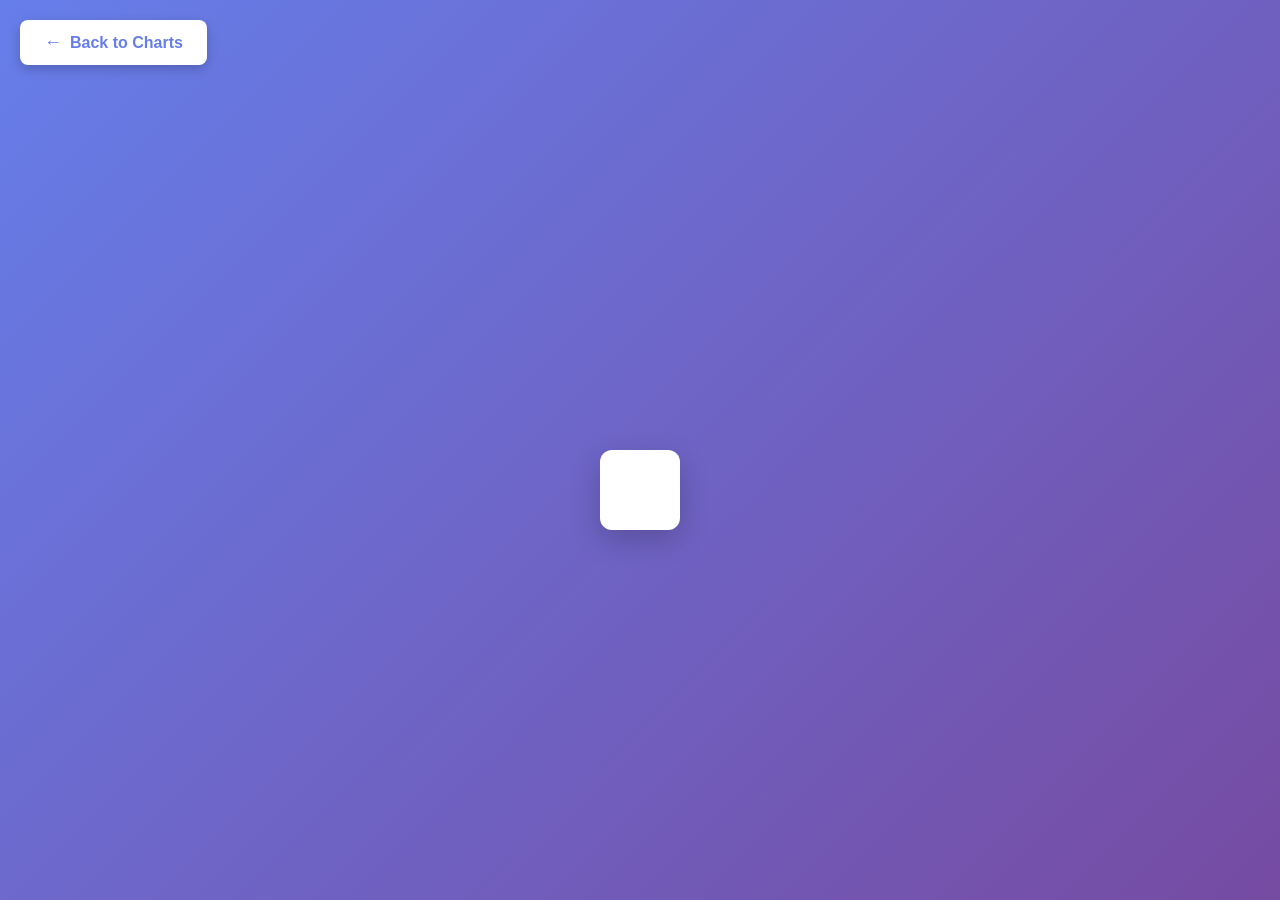
<file: area-chart.html>
<!DOCTYPE html>
<html>
  <head>
    <meta charset="utf-8">
    <title>Area Chart with D3.js</title>
    <script src="https://d3js.org/d3.v7.min.js"></script>
    <style>
      * {
        margin: 0;
        padding: 0;
        box-sizing: border-box;
      }

      body {
        font-family: -apple-system, BlinkMacSystemFont, 'Segoe UI', Roboto, Oxygen, Ubuntu, Cantarell, sans-serif;
        background: linear-gradient(135deg, #667eea 0%, #764ba2 100%);
        min-height: 100vh;
        padding: 20px;
        display: flex;
        flex-direction: column;
        align-items: center;
        justify-content: center;
      }

      .back-button {
        position: fixed;
        top: 20px;
        left: 20px;
        z-index: 1000;
        background: white;
        color: #667eea;
        padding: 12px 24px;
        border-radius: 8px;
        text-decoration: none;
        font-weight: 600;
        box-shadow: 0 4px 12px rgba(0, 0, 0, 0.2);
        transition: all 0.3s ease;
        display: inline-flex;
        align-items: center;
        gap: 8px;
      }

      .back-button:hover {
        transform: translateY(-2px);
        box-shadow: 0 6px 16px rgba(0, 0, 0, 0.3);
      }

      .back-button::before {
        content: '←';
        font-size: 18px;
      }

      .chart-wrapper {
        background: white;
        border-radius: 12px;
        padding: 40px;
        box-shadow: 0 10px 30px rgba(0, 0, 0, 0.2);
        margin-top: 80px;
      }

      .tooltip {
        position: absolute;
        background-color: rgba(45, 55, 72, 0.95);
        color: white;
        border: none;
        padding: 10px 15px;
        border-radius: 6px;
        font-size: 12px;
        pointer-events: none;
        opacity: 0;
        box-shadow: 0 4px 12px rgba(0, 0, 0, 0.2);
      }

      .area {
        opacity: 0.8;
      }

      .line {
        fill: none;
        stroke-width: 2;
      }
    </style>
  </head>
  <body>
    <a href="index.html" class="back-button">Back to Charts</a>
    <div class="chart-wrapper">
      <div id="chart-container"></div>
    </div>
    <div class="tooltip"></div>

    <script>
      // Sample time series data
      const data = [
        { date: new Date(2020, 0, 1), value: 30 },
        { date: new Date(2020, 1, 1), value: 45 },
        { date: new Date(2020, 2, 1), value: 35 },
        { date: new Date(2020, 3, 1), value: 55 },
        { date: new Date(2020, 4, 1), value: 48 },
        { date: new Date(2020, 5, 1), value: 65 },
        { date: new Date(2020, 6, 1), value: 58 },
        { date: new Date(2020, 7, 1), value: 72 },
        { date: new Date(2020, 8, 1), value: 68 },
        { date: new Date(2020, 9, 1), value: 80 },
        { date: new Date(2020, 10, 1), value: 75 },
        { date: new Date(2020, 11, 1), value: 90 }
      ];

      // Set up the chart dimensions
      const width = 800;
      const height = 400;
      const margin = { top: 20, right: 30, bottom: 40, left: 50 };

      // Create an SVG element
      const svg = d3.select("#chart-container")
        .append("svg")
        .attr("width", width)
        .attr("height", height);

      // Create a group element for the chart
      const chart = svg.append("g")
        .attr("transform", `translate(${margin.left},${margin.top})`);

      // Define scales
      const xScale = d3.scaleTime()
        .domain(d3.extent(data, d => d.date))
        .range([0, width - margin.left - margin.right]);

      const yScale = d3.scaleLinear()
        .domain([0, d3.max(data, d => d.value) * 1.1])
        .nice()
        .range([height - margin.top - margin.bottom, 0]);

      // Create gradient for the area
      const defs = svg.append("defs");
      const gradient = defs.append("linearGradient")
        .attr("id", "areaGradient")
        .attr("x1", "0%")
        .attr("y1", "0%")
        .attr("x2", "0%")
        .attr("y2", "100%");
      gradient.append("stop")
        .attr("offset", "0%")
        .style("stop-color", "#667eea")
        .style("stop-opacity", 0.8);
      gradient.append("stop")
        .attr("offset", "100%")
        .style("stop-color", "#764ba2")
        .style("stop-opacity", 0.3);

      // Create area generator
      const area = d3.area()
        .x(d => xScale(d.date))
        .y0(height - margin.top - margin.bottom)
        .y1(d => yScale(d.value))
        .curve(d3.curveMonotoneX);

      // Create line generator
      const line = d3.line()
        .x(d => xScale(d.date))
        .y(d => yScale(d.value))
        .curve(d3.curveMonotoneX);

      // Draw the area
      chart.append("path")
        .datum(data)
        .attr("class", "area")
        .attr("d", area)
        .attr("fill", "url(#areaGradient)");

      // Draw the line
      chart.append("path")
        .datum(data)
        .attr("class", "line")
        .attr("d", line)
        .attr("stroke", "#667eea")
        .attr("stroke-width", 2.5);

      // Add dots
      chart.selectAll(".dot")
        .data(data)
        .enter()
        .append("circle")
        .attr("class", "dot")
        .attr("cx", d => xScale(d.date))
        .attr("cy", d => yScale(d.value))
        .attr("r", 4)
        .attr("fill", "#667eea")
        .attr("stroke", "white")
        .attr("stroke-width", 2)
        .on("mouseover", function(event, d) {
          showTooltip(event, d);
          d3.select(this)
            .attr("r", 7)
            .attr("fill", "#764ba2");
        })
        .on("mouseout", function() {
          hideTooltip();
          d3.select(this)
            .attr("r", 4)
            .attr("fill", "#667eea");
        });

      // Add axes
      chart.append("g")
        .attr("class", "x-axis")
        .attr("transform", `translate(0,${height - margin.top - margin.bottom})`)
        .call(d3.axisBottom(xScale).ticks(6).tickFormat(d3.timeFormat("%b %Y")));

      chart.append("g")
        .attr("class", "y-axis")
        .call(d3.axisLeft(yScale).ticks(6));

      // Add axis labels
      chart.append("text")
        .attr("transform", "rotate(-90)")
        .attr("y", 0 - margin.left)
        .attr("x", 0 - (height - margin.top - margin.bottom) / 2)
        .attr("dy", "1em")
        .style("text-anchor", "middle")
        .style("fill", "#2d3748")
        .style("font-weight", "500")
        .text("Value");

      chart.append("text")
        .attr("transform", `translate(${(width - margin.left - margin.right) / 2}, ${height - margin.top - margin.bottom + 35})`)
        .style("text-anchor", "middle")
        .style("fill", "#2d3748")
        .style("font-weight", "500")
        .text("Date");

      // Define the tooltip
      const tooltip = d3.select(".tooltip");

      function showTooltip(event, d) {
        tooltip.transition()
          .duration(200)
          .style("opacity", 1);
        tooltip.html(`Date: ${d3.timeFormat("%B %Y")(d.date)}<br/>Value: ${d.value}`)
          .style("left", (event.pageX + 10) + "px")
          .style("top", (event.pageY - 30) + "px");
      }

      function hideTooltip() {
        tooltip.transition()
          .duration(200)
          .style("opacity", 0);
      }
    </script>
  </body>
</html>
</file>
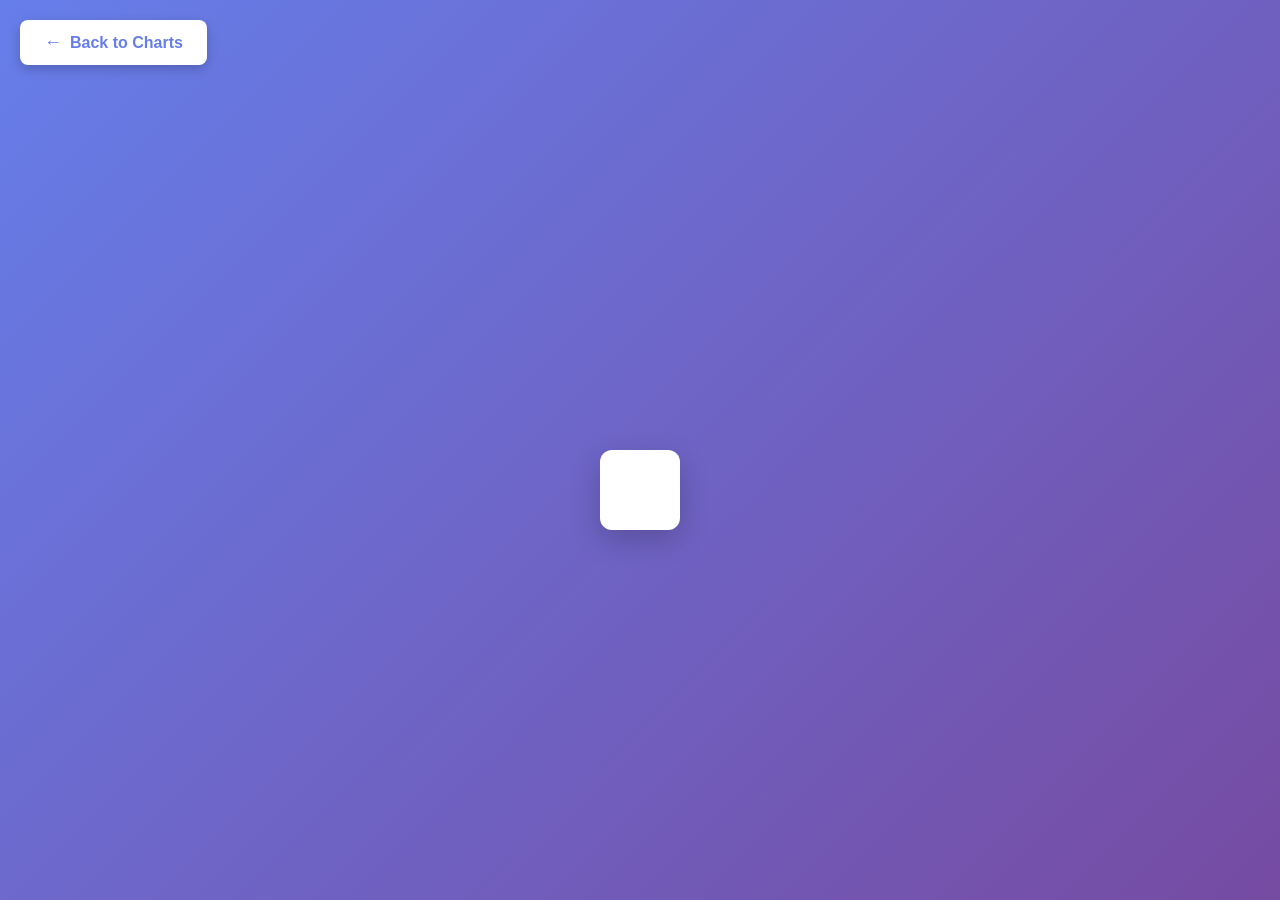
<file: bar-chart.html>
<!DOCTYPE html>
<html>
  <head>
    <meta charset="utf-8">
    <title>Bar Chart with Tooltips in D3.js</title>
    <script src="https://d3js.org/d3.v7.min.js"></script>
    <style>
      * {
        margin: 0;
        padding: 0;
        box-sizing: border-box;
      }

      body {
        font-family: -apple-system, BlinkMacSystemFont, 'Segoe UI', Roboto, Oxygen, Ubuntu, Cantarell, sans-serif;
        background: linear-gradient(135deg, #667eea 0%, #764ba2 100%);
        min-height: 100vh;
        padding: 20px;
        display: flex;
        flex-direction: column;
        align-items: center;
        justify-content: center;
      }

      .back-button {
        position: fixed;
        top: 20px;
        left: 20px;
        z-index: 1000;
        background: white;
        color: #667eea;
        padding: 12px 24px;
        border-radius: 8px;
        text-decoration: none;
        font-weight: 600;
        box-shadow: 0 4px 12px rgba(0, 0, 0, 0.2);
        transition: all 0.3s ease;
        display: inline-flex;
        align-items: center;
        gap: 8px;
      }

      .back-button:hover {
        transform: translateY(-2px);
        box-shadow: 0 6px 16px rgba(0, 0, 0, 0.3);
      }

      .back-button::before {
        content: '←';
        font-size: 18px;
      }

      .chart-wrapper {
        background: white;
        border-radius: 12px;
        padding: 40px;
        box-shadow: 0 10px 30px rgba(0, 0, 0, 0.2);
        margin-top: 80px;
      }

      .bar {
        fill: url(#barGradient);
      }

      .tooltip {
        position: absolute;
        background-color: #f9f9f9;
        border: 1px solid #ccc;
        padding: 10px;
        font-size: 12px;
        pointer-events: none;
        opacity: 0;
        border-radius: 4px;
        box-shadow: 0 2px 8px rgba(0, 0, 0, 0.1);
      }
    </style>
  </head>
  <body>
    <a href="index.html" class="back-button">Back to Charts</a>
    <div class="chart-wrapper">
      <div id="chart-container"></div>
    </div>
    <div class="tooltip"></div>

    <script>
      // Define your data
      const data = [25, 35, 20, 15, 40];

      // Set up the chart dimensions
      const width = 400;
      const height = 300;
      const margin = { top: 20, right: 30, bottom: 30, left: 40 };

      // Create an SVG element
      const svg = d3.select("#chart-container")
        .append("svg")
        .attr("width", width)
        .attr("height", height);

      // Define a linear gradient for the fill
      const defs = svg.append("defs");
      const gradient = defs.append("linearGradient")
        .attr("id", "barGradient")
        .attr("x1", "0%")
        .attr("x2", "100%")
        .attr("y1", "0%")
        .attr("y2", "0%");
      gradient.append("stop")
        .attr("offset", "0%")
        .style("stop-color", "#FF5733"); // Start color
      gradient.append("stop")
        .attr("offset", "100%")
        .style("stop-color", "#33FF57"); // End color

      // Create a group element for the chart
      const chart = svg.append("g")
        .attr("transform", `translate(${margin.left},${margin.top})`);

      // Define x and y scales
      const xScale = d3.scaleBand()
        .domain(data.map((d, i) => i))
        .range([0, width - margin.left - margin.right])
        .padding(0.1);

      const yScale = d3.scaleLinear()
        .domain([0, d3.max(data)])
        .nice()
        .range([height - margin.top - margin.bottom, 0]);

      // Create and append bars with custom colors and tooltips
      chart.selectAll(".bar")
        .data(data)
        .enter()
        .append("rect")
        .attr("class", "bar")
        .attr("x", (d, i) => xScale(i))
        .attr("y", d => yScale(d))
        .attr("width", xScale.bandwidth())
        .attr("height", d => yScale(0) - yScale(d))
        .on("mouseover", function(event, d) { showTooltip(event, d); })
        .on("mouseout", hideTooltip);

      // Add axes
      chart.append("g")
        .attr("class", "x-axis")
        .attr("transform", `translate(0,${height - margin.top - margin.bottom})`)
        .call(d3.axisBottom(xScale));

      chart.append("g")
        .attr("class", "y-axis")
        .call(d3.axisLeft(yScale).ticks(5));

      // Define the tooltip
      const tooltip = d3.select(".tooltip");

      function showTooltip(event, d) {
        tooltip.transition()
          .duration(200)
          .style("opacity", 1);
        tooltip.html(`Value: ${d}`)
          .style("left", (event.pageX + 10) + "px")
          .style("top", (event.pageY - 30) + "px");
      }

      function hideTooltip() {
        tooltip.transition()
          .duration(200)
          .style("opacity", 0);
      }

    </script>
  </body>
</html>
</file>
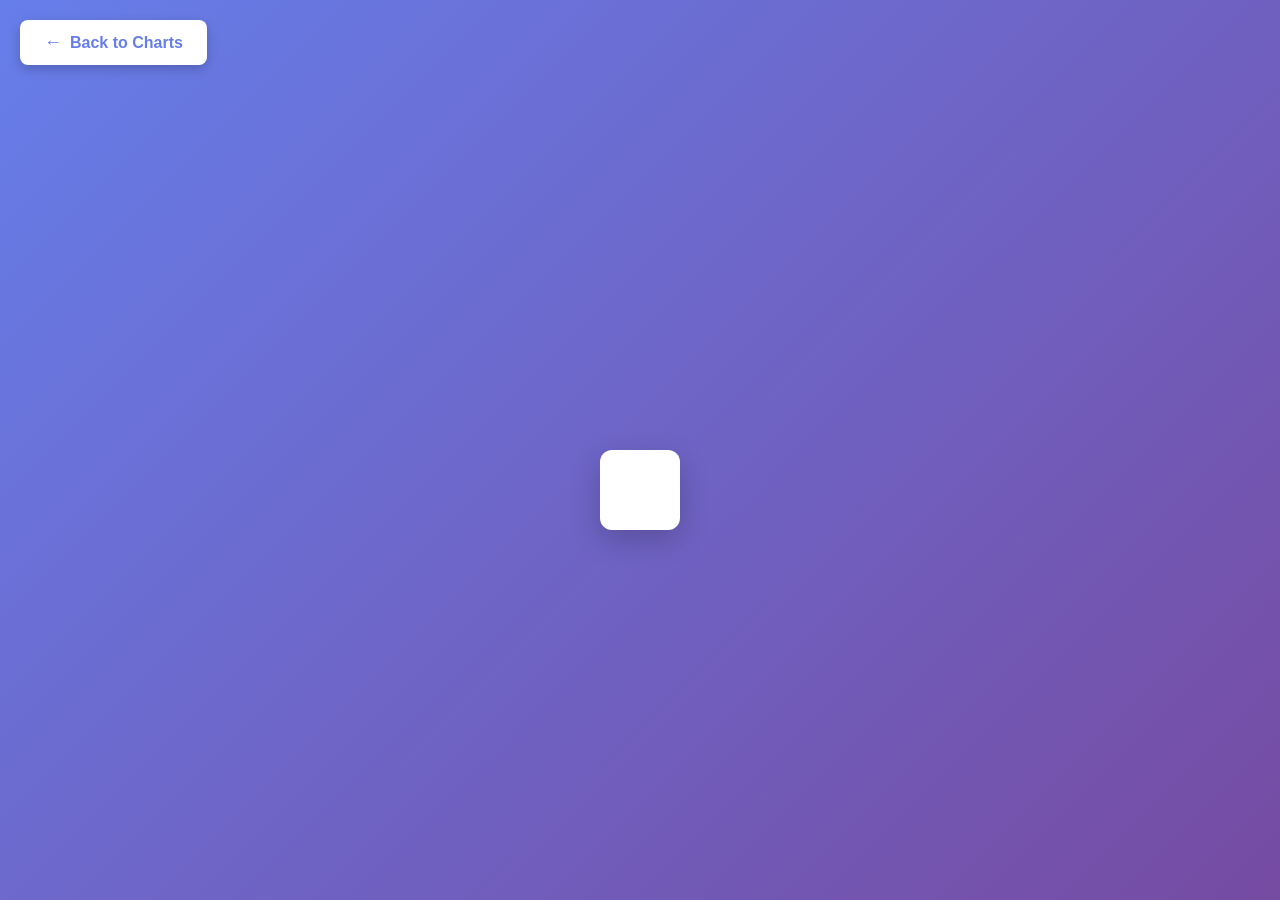
<file: line-chart.html>
<!DOCTYPE html>
<html>
  <head>
    <meta charset="utf-8">
    <title>Line Chart with D3.js</title>
    <script src="https://d3js.org/d3.v7.min.js"></script>
    <style>
      * {
        margin: 0;
        padding: 0;
        box-sizing: border-box;
      }

      body {
        font-family: -apple-system, BlinkMacSystemFont, 'Segoe UI', Roboto, Oxygen, Ubuntu, Cantarell, sans-serif;
        background: linear-gradient(135deg, #667eea 0%, #764ba2 100%);
        min-height: 100vh;
        padding: 20px;
        display: flex;
        flex-direction: column;
        align-items: center;
        justify-content: center;
      }

      .back-button {
        position: fixed;
        top: 20px;
        left: 20px;
        z-index: 1000;
        background: white;
        color: #667eea;
        padding: 12px 24px;
        border-radius: 8px;
        text-decoration: none;
        font-weight: 600;
        box-shadow: 0 4px 12px rgba(0, 0, 0, 0.2);
        transition: all 0.3s ease;
        display: inline-flex;
        align-items: center;
        gap: 8px;
      }

      .back-button:hover {
        transform: translateY(-2px);
        box-shadow: 0 6px 16px rgba(0, 0, 0, 0.3);
      }

      .back-button::before {
        content: '←';
        font-size: 18px;
      }

      .chart-wrapper {
        background: white;
        border-radius: 12px;
        padding: 40px;
        box-shadow: 0 10px 30px rgba(0, 0, 0, 0.2);
        margin-top: 80px;
      }

      .tooltip {
        position: absolute;
        background-color: rgba(45, 55, 72, 0.95);
        color: white;
        border: none;
        padding: 10px 15px;
        border-radius: 6px;
        font-size: 12px;
        pointer-events: none;
        opacity: 0;
        box-shadow: 0 4px 12px rgba(0, 0, 0, 0.2);
      }

      .line {
        fill: none;
        stroke-width: 2.5;
      }

      .dot {
        cursor: pointer;
      }
    </style>
  </head>
  <body>
    <a href="index.html" class="back-button">Back to Charts</a>
    <div class="chart-wrapper">
      <div id="chart-container"></div>
    </div>
    <div class="tooltip"></div>

    <script>
      // Sample time series data
      const data = [
        { date: new Date(2020, 0, 1), value: 10 },
        { date: new Date(2020, 1, 1), value: 25 },
        { date: new Date(2020, 2, 1), value: 15 },
        { date: new Date(2020, 3, 1), value: 35 },
        { date: new Date(2020, 4, 1), value: 28 },
        { date: new Date(2020, 5, 1), value: 45 },
        { date: new Date(2020, 6, 1), value: 38 },
        { date: new Date(2020, 7, 1), value: 52 },
        { date: new Date(2020, 8, 1), value: 48 },
        { date: new Date(2020, 9, 1), value: 60 },
        { date: new Date(2020, 10, 1), value: 55 },
        { date: new Date(2020, 11, 1), value: 70 }
      ];

      // Set up the chart dimensions
      const width = 800;
      const height = 400;
      const margin = { top: 20, right: 30, bottom: 40, left: 50 };

      // Create an SVG element
      const svg = d3.select("#chart-container")
        .append("svg")
        .attr("width", width)
        .attr("height", height);

      // Create a group element for the chart
      const chart = svg.append("g")
        .attr("transform", `translate(${margin.left},${margin.top})`);

      // Define scales
      const xScale = d3.scaleTime()
        .domain(d3.extent(data, d => d.date))
        .range([0, width - margin.left - margin.right]);

      const yScale = d3.scaleLinear()
        .domain([0, d3.max(data, d => d.value) * 1.1])
        .nice()
        .range([height - margin.top - margin.bottom, 0]);

      // Define line generator
      const line = d3.line()
        .x(d => xScale(d.date))
        .y(d => yScale(d.value))
        .curve(d3.curveMonotoneX);

      // Create gradient for the line
      const defs = svg.append("defs");
      const gradient = defs.append("linearGradient")
        .attr("id", "lineGradient")
        .attr("x1", "0%")
        .attr("y1", "0%")
        .attr("x2", "100%")
        .attr("y2", "0%");
      gradient.append("stop")
        .attr("offset", "0%")
        .style("stop-color", "#667eea");
      gradient.append("stop")
        .attr("offset", "100%")
        .style("stop-color", "#764ba2");

      // Draw the line
      chart.append("path")
        .datum(data)
        .attr("class", "line")
        .attr("d", line)
        .attr("stroke", "url(#lineGradient)")
        .attr("stroke-width", 2.5);

      // Add dots
      chart.selectAll(".dot")
        .data(data)
        .enter()
        .append("circle")
        .attr("class", "dot")
        .attr("cx", d => xScale(d.date))
        .attr("cy", d => yScale(d.value))
        .attr("r", 5)
        .attr("fill", "#667eea")
        .attr("stroke", "white")
        .attr("stroke-width", 2)
        .on("mouseover", function(event, d) {
          showTooltip(event, d);
          d3.select(this)
            .attr("r", 8)
            .attr("fill", "#764ba2");
        })
        .on("mouseout", function() {
          hideTooltip();
          d3.select(this)
            .attr("r", 5)
            .attr("fill", "#667eea");
        });

      // Add axes
      chart.append("g")
        .attr("class", "x-axis")
        .attr("transform", `translate(0,${height - margin.top - margin.bottom})`)
        .call(d3.axisBottom(xScale).ticks(6).tickFormat(d3.timeFormat("%b %Y")));

      chart.append("g")
        .attr("class", "y-axis")
        .call(d3.axisLeft(yScale).ticks(6));

      // Add axis labels
      chart.append("text")
        .attr("transform", "rotate(-90)")
        .attr("y", 0 - margin.left)
        .attr("x", 0 - (height - margin.top - margin.bottom) / 2)
        .attr("dy", "1em")
        .style("text-anchor", "middle")
        .style("fill", "#2d3748")
        .style("font-weight", "500")
        .text("Value");

      chart.append("text")
        .attr("transform", `translate(${(width - margin.left - margin.right) / 2}, ${height - margin.top - margin.bottom + 35})`)
        .style("text-anchor", "middle")
        .style("fill", "#2d3748")
        .style("font-weight", "500")
        .text("Date");

      // Define the tooltip
      const tooltip = d3.select(".tooltip");

      function showTooltip(event, d) {
        tooltip.transition()
          .duration(200)
          .style("opacity", 1);
        tooltip.html(`Date: ${d3.timeFormat("%B %Y")(d.date)}<br/>Value: ${d.value}`)
          .style("left", (event.pageX + 10) + "px")
          .style("top", (event.pageY - 30) + "px");
      }

      function hideTooltip() {
        tooltip.transition()
          .duration(200)
          .style("opacity", 0);
      }
    </script>
  </body>
</html>
</file>
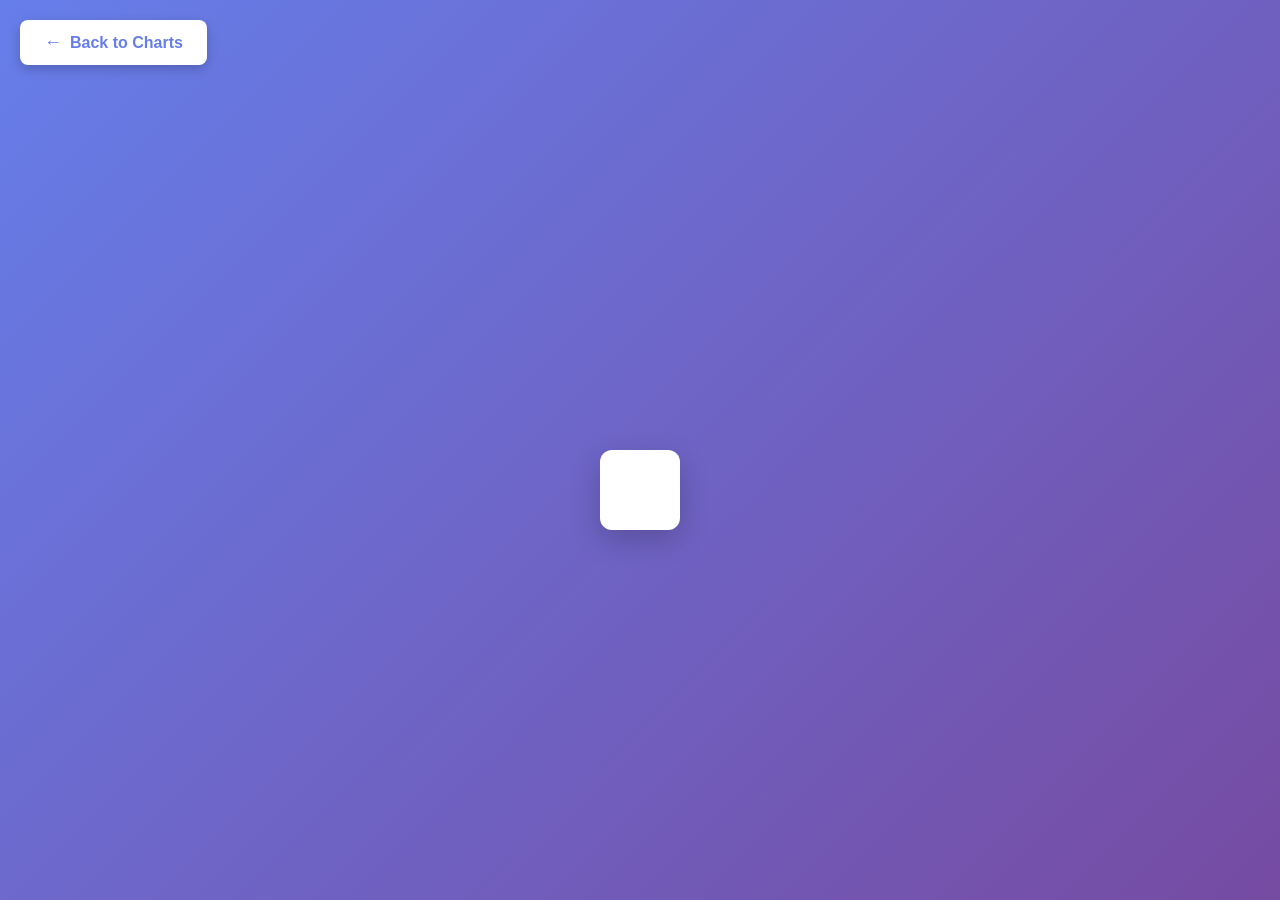
<file: pie-chart.html>
<!DOCTYPE html>
<html>
  <head>
    <meta charset="utf-8">
    <title>Pie Chart with D3.js</title>
    <script src="https://d3js.org/d3.v7.min.js"></script>
    <style>
      * {
        margin: 0;
        padding: 0;
        box-sizing: border-box;
      }

      body {
        font-family: -apple-system, BlinkMacSystemFont, 'Segoe UI', Roboto, Oxygen, Ubuntu, Cantarell, sans-serif;
        background: linear-gradient(135deg, #667eea 0%, #764ba2 100%);
        min-height: 100vh;
        padding: 20px;
        display: flex;
        flex-direction: column;
        align-items: center;
        justify-content: center;
      }

      .back-button {
        position: fixed;
        top: 20px;
        left: 20px;
        z-index: 1000;
        background: white;
        color: #667eea;
        padding: 12px 24px;
        border-radius: 8px;
        text-decoration: none;
        font-weight: 600;
        box-shadow: 0 4px 12px rgba(0, 0, 0, 0.2);
        transition: all 0.3s ease;
        display: inline-flex;
        align-items: center;
        gap: 8px;
      }

      .back-button:hover {
        transform: translateY(-2px);
        box-shadow: 0 6px 16px rgba(0, 0, 0, 0.3);
      }

      .back-button::before {
        content: '←';
        font-size: 18px;
      }

      .chart-wrapper {
        background: white;
        border-radius: 12px;
        padding: 40px;
        box-shadow: 0 10px 30px rgba(0, 0, 0, 0.2);
        margin-top: 80px;
      }

      .tooltip {
        position: absolute;
        background-color: rgba(45, 55, 72, 0.95);
        color: white;
        border: none;
        padding: 10px 15px;
        border-radius: 6px;
        font-size: 12px;
        pointer-events: none;
        opacity: 0;
        box-shadow: 0 4px 12px rgba(0, 0, 0, 0.2);
      }

      .slice {
        cursor: pointer;
      }

      .slice:hover {
        opacity: 0.8;
      }
    </style>
  </head>
  <body>
    <a href="index.html" class="back-button">Back to Charts</a>
    <div class="chart-wrapper">
      <div id="chart-container"></div>
    </div>
    <div class="tooltip"></div>

    <script>
      // Sample data
      const data = [
        { label: 'Category A', value: 35 },
        { label: 'Category B', value: 25 },
        { label: 'Category C', value: 20 },
        { label: 'Category D', value: 15 },
        { label: 'Category E', value: 5 }
      ];

      // Set up the chart dimensions
      const width = 600;
      const height = 400;
      const radius = Math.min(width, height) / 2 - 40;
      const margin = { top: 20, right: 20, bottom: 20, left: 20 };

      // Create an SVG element
      const svg = d3.select("#chart-container")
        .append("svg")
        .attr("width", width)
        .attr("height", height);

      // Create a group element for the pie chart
      const g = svg.append("g")
        .attr("transform", `translate(${width / 2},${height / 2})`);

      // Create color scale
      const color = d3.scaleOrdinal()
        .domain(data.map(d => d.label))
        .range(['#667eea', '#764ba2', '#9f7aea', '#ed64a6', '#f6ad55']);

      // Create pie layout
      const pie = d3.pie()
        .value(d => d.value)
        .sort(null);

      // Create arc generator
      const arc = d3.arc()
        .innerRadius(0)
        .outerRadius(radius);

      // Create arc for labels
      const arcLabel = d3.arc()
        .innerRadius(radius + 20)
        .outerRadius(radius + 20);

      // Create slices
      const slices = g.selectAll(".slice")
        .data(pie(data))
        .enter()
        .append("g")
        .attr("class", "slice");

      // Append paths for slices
      slices.append("path")
        .attr("d", arc)
        .attr("fill", d => color(d.data.label))
        .attr("stroke", "white")
        .attr("stroke-width", 2)
        .on("mouseover", function(event, d) {
          showTooltip(event, d);
          d3.select(this)
            .transition()
            .duration(200)
            .attr("transform", `scale(1.05)`);
        })
        .on("mouseout", function() {
          hideTooltip();
          d3.select(this)
            .transition()
            .duration(200)
            .attr("transform", `scale(1)`);
        });

      // Add labels
      slices.append("text")
        .attr("transform", d => `translate(${arcLabel.centroid(d)})`)
        .attr("dy", "0.35em")
        .style("text-anchor", "middle")
        .style("font-size", "12px")
        .style("fill", "#2d3748")
        .style("font-weight", "500")
        .text(d => {
          const percent = ((d.endAngle - d.startAngle) / (2 * Math.PI) * 100).toFixed(1);
          return `${d.data.label} (${percent}%)`;
        });

      // Add legend
      const legend = svg.append("g")
        .attr("transform", `translate(${width - 150}, 20)`);

      const legendItems = legend.selectAll(".legend-item")
        .data(data)
        .enter()
        .append("g")
        .attr("class", "legend-item")
        .attr("transform", (d, i) => `translate(0, ${i * 25})`);

      legendItems.append("rect")
        .attr("width", 15)
        .attr("height", 15)
        .attr("fill", d => color(d.label));

      legendItems.append("text")
        .attr("x", 20)
        .attr("y", 12)
        .style("font-size", "12px")
        .style("fill", "#2d3748")
        .text(d => d.label);

      // Define the tooltip
      const tooltip = d3.select(".tooltip");

      function showTooltip(event, d) {
        const percent = ((d.endAngle - d.startAngle) / (2 * Math.PI) * 100).toFixed(1);
        tooltip.transition()
          .duration(200)
          .style("opacity", 1);
        tooltip.html(`${d.data.label}<br/>Value: ${d.data.value}<br/>Percentage: ${percent}%`)
          .style("left", (event.pageX + 10) + "px")
          .style("top", (event.pageY - 30) + "px");
      }

      function hideTooltip() {
        tooltip.transition()
          .duration(200)
          .style("opacity", 0);
      }
    </script>
  </body>
</html>
</file>
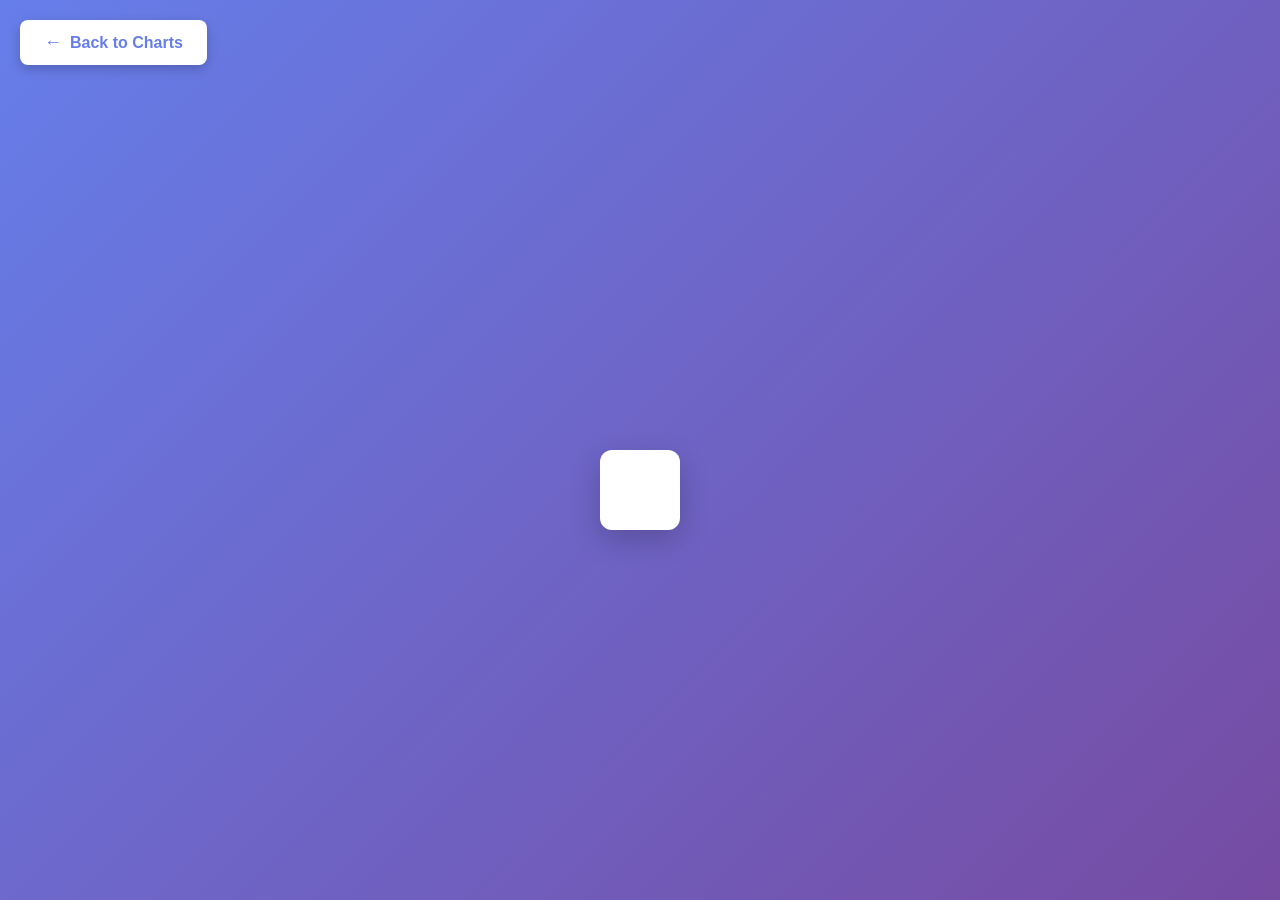
<file: scatter-plot.html>
<!DOCTYPE html>
<html>
  <head>
    <meta charset="utf-8">
    <title>Scatter Plot with D3.js</title>
    <script src="https://d3js.org/d3.v7.min.js"></script>
    <style>
      * {
        margin: 0;
        padding: 0;
        box-sizing: border-box;
      }

      body {
        font-family: -apple-system, BlinkMacSystemFont, 'Segoe UI', Roboto, Oxygen, Ubuntu, Cantarell, sans-serif;
        background: linear-gradient(135deg, #667eea 0%, #764ba2 100%);
        min-height: 100vh;
        padding: 20px;
        display: flex;
        flex-direction: column;
        align-items: center;
        justify-content: center;
      }

      .back-button {
        position: fixed;
        top: 20px;
        left: 20px;
        z-index: 1000;
        background: white;
        color: #667eea;
        padding: 12px 24px;
        border-radius: 8px;
        text-decoration: none;
        font-weight: 600;
        box-shadow: 0 4px 12px rgba(0, 0, 0, 0.2);
        transition: all 0.3s ease;
        display: inline-flex;
        align-items: center;
        gap: 8px;
      }

      .back-button:hover {
        transform: translateY(-2px);
        box-shadow: 0 6px 16px rgba(0, 0, 0, 0.3);
      }

      .back-button::before {
        content: '←';
        font-size: 18px;
      }

      .chart-wrapper {
        background: white;
        border-radius: 12px;
        padding: 40px;
        box-shadow: 0 10px 30px rgba(0, 0, 0, 0.2);
        margin-top: 80px;
      }

      .tooltip {
        position: absolute;
        background-color: rgba(45, 55, 72, 0.95);
        color: white;
        border: none;
        padding: 10px 15px;
        border-radius: 6px;
        font-size: 12px;
        pointer-events: none;
        opacity: 0;
        box-shadow: 0 4px 12px rgba(0, 0, 0, 0.2);
      }

      .dot {
        cursor: pointer;
      }
    </style>
  </head>
  <body>
    <a href="index.html" class="back-button">Back to Charts</a>
    <div class="chart-wrapper">
      <div id="chart-container"></div>
    </div>
    <div class="tooltip"></div>

    <script>
      // Generate sample scatter plot data
      const data = [];
      for (let i = 0; i < 50; i++) {
        data.push({
          x: Math.random() * 100,
          y: Math.random() * 100,
          category: Math.floor(Math.random() * 3)
        });
      }

      // Set up the chart dimensions
      const width = 700;
      const height = 450;
      const margin = { top: 20, right: 30, bottom: 40, left: 50 };

      // Create an SVG element
      const svg = d3.select("#chart-container")
        .append("svg")
        .attr("width", width)
        .attr("height", height);

      // Create a group element for the chart
      const chart = svg.append("g")
        .attr("transform", `translate(${margin.left},${margin.top})`);

      // Define scales
      const xScale = d3.scaleLinear()
        .domain([0, 100])
        .range([0, width - margin.left - margin.right]);

      const yScale = d3.scaleLinear()
        .domain([0, 100])
        .range([height - margin.top - margin.bottom, 0]);

      // Create color scale
      const color = d3.scaleOrdinal()
        .domain([0, 1, 2])
        .range(['#667eea', '#764ba2', '#9f7aea']);

      // Add dots
      chart.selectAll(".dot")
        .data(data)
        .enter()
        .append("circle")
        .attr("class", "dot")
        .attr("cx", d => xScale(d.x))
        .attr("cy", d => yScale(d.y))
        .attr("r", 6)
        .attr("fill", d => color(d.category))
        .attr("opacity", 0.7)
        .attr("stroke", "white")
        .attr("stroke-width", 1.5)
        .on("mouseover", function(event, d) {
          showTooltip(event, d);
          d3.select(this)
            .transition()
            .duration(200)
            .attr("r", 10)
            .attr("opacity", 1);
        })
        .on("mouseout", function() {
          hideTooltip();
          d3.select(this)
            .transition()
            .duration(200)
            .attr("r", 6)
            .attr("opacity", 0.7);
        });

      // Add axes
      chart.append("g")
        .attr("class", "x-axis")
        .attr("transform", `translate(0,${height - margin.top - margin.bottom})`)
        .call(d3.axisBottom(xScale).ticks(10));

      chart.append("g")
        .attr("class", "y-axis")
        .call(d3.axisLeft(yScale).ticks(10));

      // Add axis labels
      chart.append("text")
        .attr("transform", "rotate(-90)")
        .attr("y", 0 - margin.left)
        .attr("x", 0 - (height - margin.top - margin.bottom) / 2)
        .attr("dy", "1em")
        .style("text-anchor", "middle")
        .style("fill", "#2d3748")
        .style("font-weight", "500")
        .text("Y Value");

      chart.append("text")
        .attr("transform", `translate(${(width - margin.left - margin.right) / 2}, ${height - margin.top - margin.bottom + 35})`)
        .style("text-anchor", "middle")
        .style("fill", "#2d3748")
        .style("font-weight", "500")
        .text("X Value");

      // Add legend
      const legend = svg.append("g")
        .attr("transform", `translate(${width - 120}, 20)`);

      const categories = ['Category 1', 'Category 2', 'Category 3'];
      const legendItems = legend.selectAll(".legend-item")
        .data(categories)
        .enter()
        .append("g")
        .attr("class", "legend-item")
        .attr("transform", (d, i) => `translate(0, ${i * 25})`);

      legendItems.append("circle")
        .attr("r", 6)
        .attr("fill", (d, i) => color(i))
        .attr("cx", 8);

      legendItems.append("text")
        .attr("x", 20)
        .attr("y", 4)
        .style("font-size", "12px")
        .style("fill", "#2d3748")
        .text(d => d);

      // Define the tooltip
      const tooltip = d3.select(".tooltip");

      function showTooltip(event, d) {
        tooltip.transition()
          .duration(200)
          .style("opacity", 1);
        tooltip.html(`Category: ${d.category + 1}<br/>X: ${d.x.toFixed(2)}<br/>Y: ${d.y.toFixed(2)}`)
          .style("left", (event.pageX + 10) + "px")
          .style("top", (event.pageY - 30) + "px");
      }

      function hideTooltip() {
        tooltip.transition()
          .duration(200)
          .style("opacity", 0);
      }
    </script>
  </body>
</html>
</file>
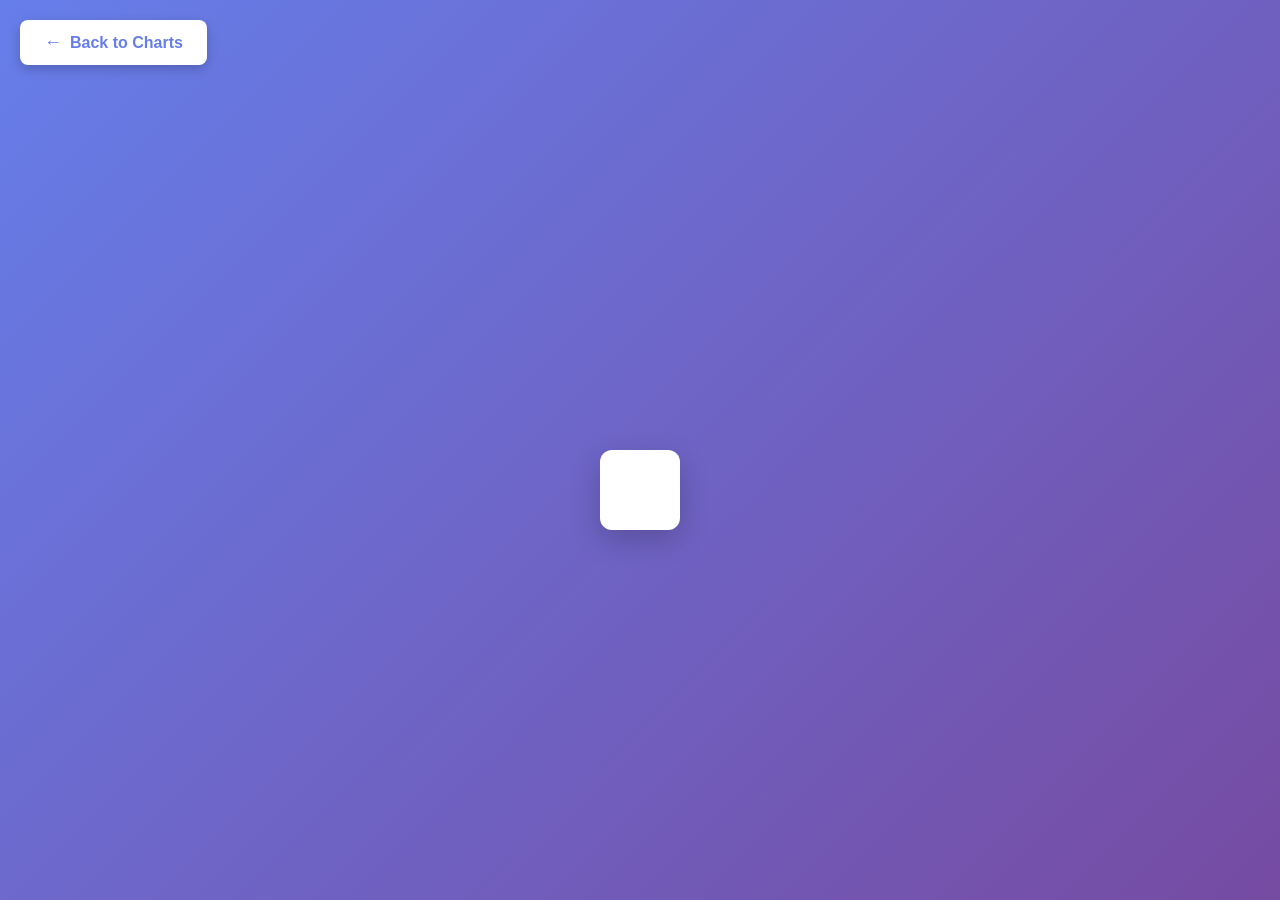
<file: stacked-bar-chart.html>
<!DOCTYPE html>
<html>
  <head>
    <meta charset="utf-8">
    <title>Stacked Bar Chart with D3.js</title>
    <script src="https://d3js.org/d3.v7.min.js"></script>
    <style>
      * {
        margin: 0;
        padding: 0;
        box-sizing: border-box;
      }

      body {
        font-family: -apple-system, BlinkMacSystemFont, 'Segoe UI', Roboto, Oxygen, Ubuntu, Cantarell, sans-serif;
        background: linear-gradient(135deg, #667eea 0%, #764ba2 100%);
        min-height: 100vh;
        padding: 20px;
        display: flex;
        flex-direction: column;
        align-items: center;
        justify-content: center;
      }

      .back-button {
        position: fixed;
        top: 20px;
        left: 20px;
        z-index: 1000;
        background: white;
        color: #667eea;
        padding: 12px 24px;
        border-radius: 8px;
        text-decoration: none;
        font-weight: 600;
        box-shadow: 0 4px 12px rgba(0, 0, 0, 0.2);
        transition: all 0.3s ease;
        display: inline-flex;
        align-items: center;
        gap: 8px;
      }

      .back-button:hover {
        transform: translateY(-2px);
        box-shadow: 0 6px 16px rgba(0, 0, 0, 0.3);
      }

      .back-button::before {
        content: '←';
        font-size: 18px;
      }

      .chart-wrapper {
        background: white;
        border-radius: 12px;
        padding: 40px;
        box-shadow: 0 10px 30px rgba(0, 0, 0, 0.2);
        margin-top: 80px;
      }
    </style>
  </head>
  <body>
    <a href="index.html" class="back-button">Back to Charts</a>
    <div class="chart-wrapper">
      <div id="chart-container"></div>
    </div>

    <script>
      // Define your data
      const data = [
        { category: 'Category 1', values: [20, 30, 40] },
        { category: 'Category 2', values: [50, 10, 25] },
        { category: 'Category 3', values: [15, 35, 45] },
      ];

      // Set up the chart dimensions
      const width = 1200;
      const height = 400;
      const margin = { top: 20, right: 30, bottom: 30, left: 40 };

      // Create an SVG element
      const svg = d3.select("#chart-container")
        .append("svg")
        .attr("width", width)
        .attr("height", height);

      // Create a group element for the chart
      const chart = svg.append("g")
        .attr("transform", `translate(${margin.left},${margin.top})`);

      // Define x and y scales with increased padding
      const xScale = d3.scaleBand()
        .domain(data.map(d => d.category))
        .range([0, width - margin.left - margin.right])
        .padding(0.6); // Increase the padding to 0.2 for more space

      const yScale = d3.scaleLinear()
        .domain([0, d3.max(data, d => d3.sum(d.values))])
        .nice()
        .range([height - margin.top - margin.bottom, 0]);

      // Create color scale
      const color = d3.scaleOrdinal()
        .domain(data[0].values.map((_, i) => i))
        .range(d3.schemeCategory10);

      // Create and append bars
      chart.selectAll(".bar")
        .data(data)
        .enter()
        .append("g")
        .attr("class", "bar")
        .attr("transform", d => `translate(${xScale(d.category)},0)`)
        .selectAll("rect")
        .data(d => d.values)
        .enter()
        .append("rect")
        .attr("x", (d, i) => xScale.bandwidth() / data[0].values.length * i)
        .attr("y", d => yScale(d))
        .attr("width", xScale.bandwidth() - 1)
        .attr("height", d => yScale(0) - yScale(d))
        .attr("fill", (d, i) => color(i));

      // Add axes
      chart.append("g")
        .attr("class", "x-axis")
        .attr("transform", `translate(0,${height - margin.top - margin.bottom})`)
        .call(d3.axisBottom(xScale));

      chart.append("g")
        .attr("class", "y-axis")
        .call(d3.axisLeft(yScale).ticks(5));

    </script>
  </body>
</html>
</file>
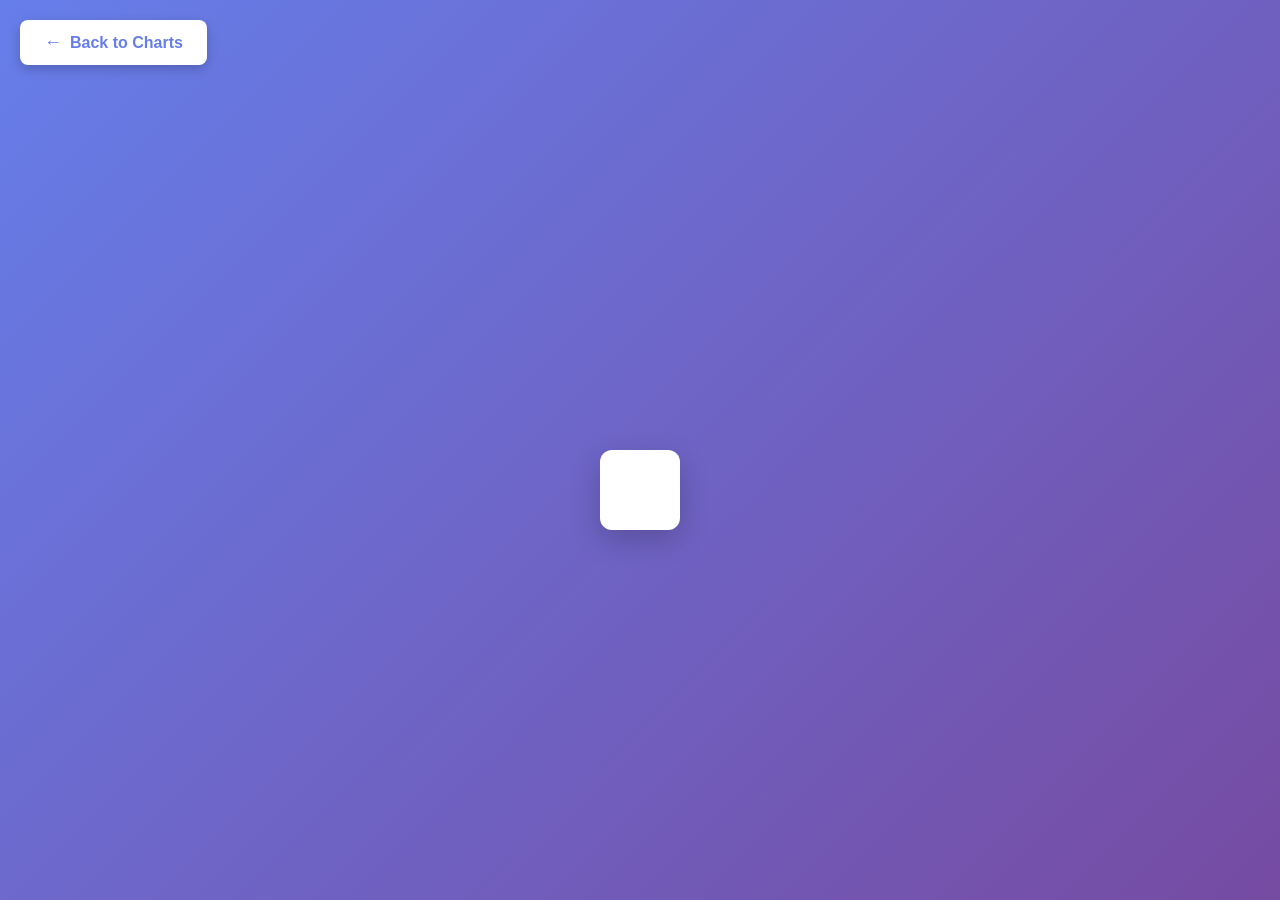
<file: vertically-stacked-bar-chart.html>
<!DOCTYPE html>
<html>
  <head>
    <meta charset="utf-8">
    <title>Vertically Stacked Bar Chart with D3.js</title>
    <script src="https://d3js.org/d3.v7.min.js"></script>
    <style>
      * {
        margin: 0;
        padding: 0;
        box-sizing: border-box;
      }

      body {
        font-family: -apple-system, BlinkMacSystemFont, 'Segoe UI', Roboto, Oxygen, Ubuntu, Cantarell, sans-serif;
        background: linear-gradient(135deg, #667eea 0%, #764ba2 100%);
        min-height: 100vh;
        padding: 20px;
        display: flex;
        flex-direction: column;
        align-items: center;
        justify-content: center;
      }

      .back-button {
        position: fixed;
        top: 20px;
        left: 20px;
        z-index: 1000;
        background: white;
        color: #667eea;
        padding: 12px 24px;
        border-radius: 8px;
        text-decoration: none;
        font-weight: 600;
        box-shadow: 0 4px 12px rgba(0, 0, 0, 0.2);
        transition: all 0.3s ease;
        display: inline-flex;
        align-items: center;
        gap: 8px;
      }

      .back-button:hover {
        transform: translateY(-2px);
        box-shadow: 0 6px 16px rgba(0, 0, 0, 0.3);
      }

      .back-button::before {
        content: '←';
        font-size: 18px;
      }

      .chart-wrapper {
        background: white;
        border-radius: 12px;
        padding: 40px;
        box-shadow: 0 10px 30px rgba(0, 0, 0, 0.2);
        margin-top: 80px;
      }
    </style>
  </head>
  <body>
    <a href="index.html" class="back-button">Back to Charts</a>
    <div class="chart-wrapper">
      <div id="chart-container"></div>
    </div>

    <script>
      // Define your data
      const data = [
        { category: 'Category 1', values: [20, 30, 40] },
        { category: 'Category 2', values: [50, 10, 25] },
        { category: 'Category 3', values: [15, 35, 45] },
      ];

      // Set up the chart dimensions
      const width = 400;
      const height = 600;
      const margin = { top: 20, right: 30, bottom: 30, left: 40 };

      // Create an SVG element
      const svg = d3.select("#chart-container")
        .append("svg")
        .attr("width", width)
        .attr("height", height);

      // Create a group element for the chart
      const chart = svg.append("g")
        .attr("transform", `translate(${margin.left},${margin.top})`);

      // Prepare data for stacking - reshape to work with d3.stack()
      const keys = ['Value 1', 'Value 2', 'Value 3'];
      const dataFormatted = data.map(d => {
        const obj = { category: d.category };
        d.values.forEach((val, i) => {
          obj[keys[i]] = val;
        });
        return obj;
      });

      // Create stack generator
      const stack = d3.stack()
        .keys(keys)
        .order(d3.stackOrderNone)
        .offset(d3.stackOffsetNone);

      const stackedData = stack(dataFormatted);

      // Define x and y scales
      const xScale = d3.scaleBand()
        .domain(data.map(d => d.category))
        .range([0, width - margin.left - margin.right])
        .padding(0.1);

      const yScale = d3.scaleLinear()
        .domain([0, d3.max(dataFormatted, d => 
          keys.reduce((sum, key) => sum + d[key], 0)
        )])
        .nice()
        .range([height - margin.top - margin.bottom, 0]);

      // Create color scale
      const color = d3.scaleOrdinal()
        .domain(keys)
        .range(d3.schemeCategory10);

      // Create and append stacked bars
      chart.selectAll(".bar-group")
        .data(stackedData)
        .enter()
        .append("g")
        .attr("fill", d => color(d.key))
        .selectAll("rect")
        .data(d => d)
        .enter()
        .append("rect")
        .attr("x", d => xScale(d.data.category))
        .attr("y", d => yScale(d[1]))
        .attr("width", xScale.bandwidth())
        .attr("height", d => yScale(d[0]) - yScale(d[1]));

      // Add axes
      chart.append("g")
        .attr("class", "x-axis")
        .attr("transform", `translate(0,${height - margin.top - margin.bottom})`)
        .call(d3.axisBottom(xScale));

      chart.append("g")
        .attr("class", "y-axis")
        .call(d3.axisLeft(yScale).ticks(5));

    </script>
  </body>
</html>
</file>
<file: cholera-map-charts/styles.css>
body {
    background-color: transparent;
}

svg .street {
    stroke: #4a5568;
    stroke-width: 1.5px;
    fill: none;
}

svg .mapLabel {
    font-family: sans-serif;
    fill: #2d3748;
    font-weight: 500;
}

svg .pump {
    fill: #0f75db;
    stroke: #1a365d;
    stroke-width: 1;
}

svg .death {
    stroke: #2d3748;
    stroke-width: 0.5;
    r: 2.7;
}

svg .graphline {
    fill: none;
    stroke-width: 2px;
}

svg .deathhoverbar:hover {
    fill-opacity: .1;
}


.axis path,
.axis line {
    fill: none;
    stroke: #4a5568;
    shape-rendering: crispEdges;
    stroke-width: 1.5px;
}

.axis text {
    font-family: sans-serif;
    font-size: 7.5px;
    fill: #2d3748;
    font-weight: 500;
}

.caption {
    fill: #2d3748;
    font-weight: 500;
}





.pagetitle {
	color: #2d3748;
	font-family: -apple-system, BlinkMacSystemFont, 'Segoe UI', Roboto, sans-serif;
	font-size: 24px;
	font-weight: 700;
}

.pagesubtitle {
	color: white;
	font-family: 'Alice', serif;
	font-size: 15x;
}

.pagebutton {
	background-color: steelblue;
	color: white;
	font-family: 'Arial';
	font-size: 15px;
	padding: 8px;
	border: none;
	border-radius: 5px;
	cursor: pointer;
}

/* Style the tab */
.tab {
  overflow: hidden;
  border: 1px solid #ccc;
  background-color: #f1f1f1;
}

/* Style the buttons that are used to open the tab content */
.tabbutton {
  background: linear-gradient(135deg, #667eea 0%, #764ba2 100%);
  font-family: -apple-system, BlinkMacSystemFont, 'Segoe UI', Roboto, sans-serif;
  font-weight: 600;
  color: white;
  font-size: 16px;
  border: none;
  outline: none;
  cursor: pointer;
  padding: 12px 24px;
  border-radius: 8px;
  box-shadow: 0 4px 12px rgba(0, 0, 0, 0.2);
  transition: all 0.3s ease;
}

/* Change background color of buttons on hover */
.tabbutton:hover {
  transform: translateY(-2px);
  box-shadow: 0 6px 16px rgba(0, 0, 0, 0.3);
}

/* Create an active/current tablink class */
.tabbutton.active {
  background-color: #ccc;
}

/* Style the tab content */
.tabcontent {
  display: none;
  padding: 6px 12px;
  border: 1px solid #ccc;
  border-top: none;
}
</file>
